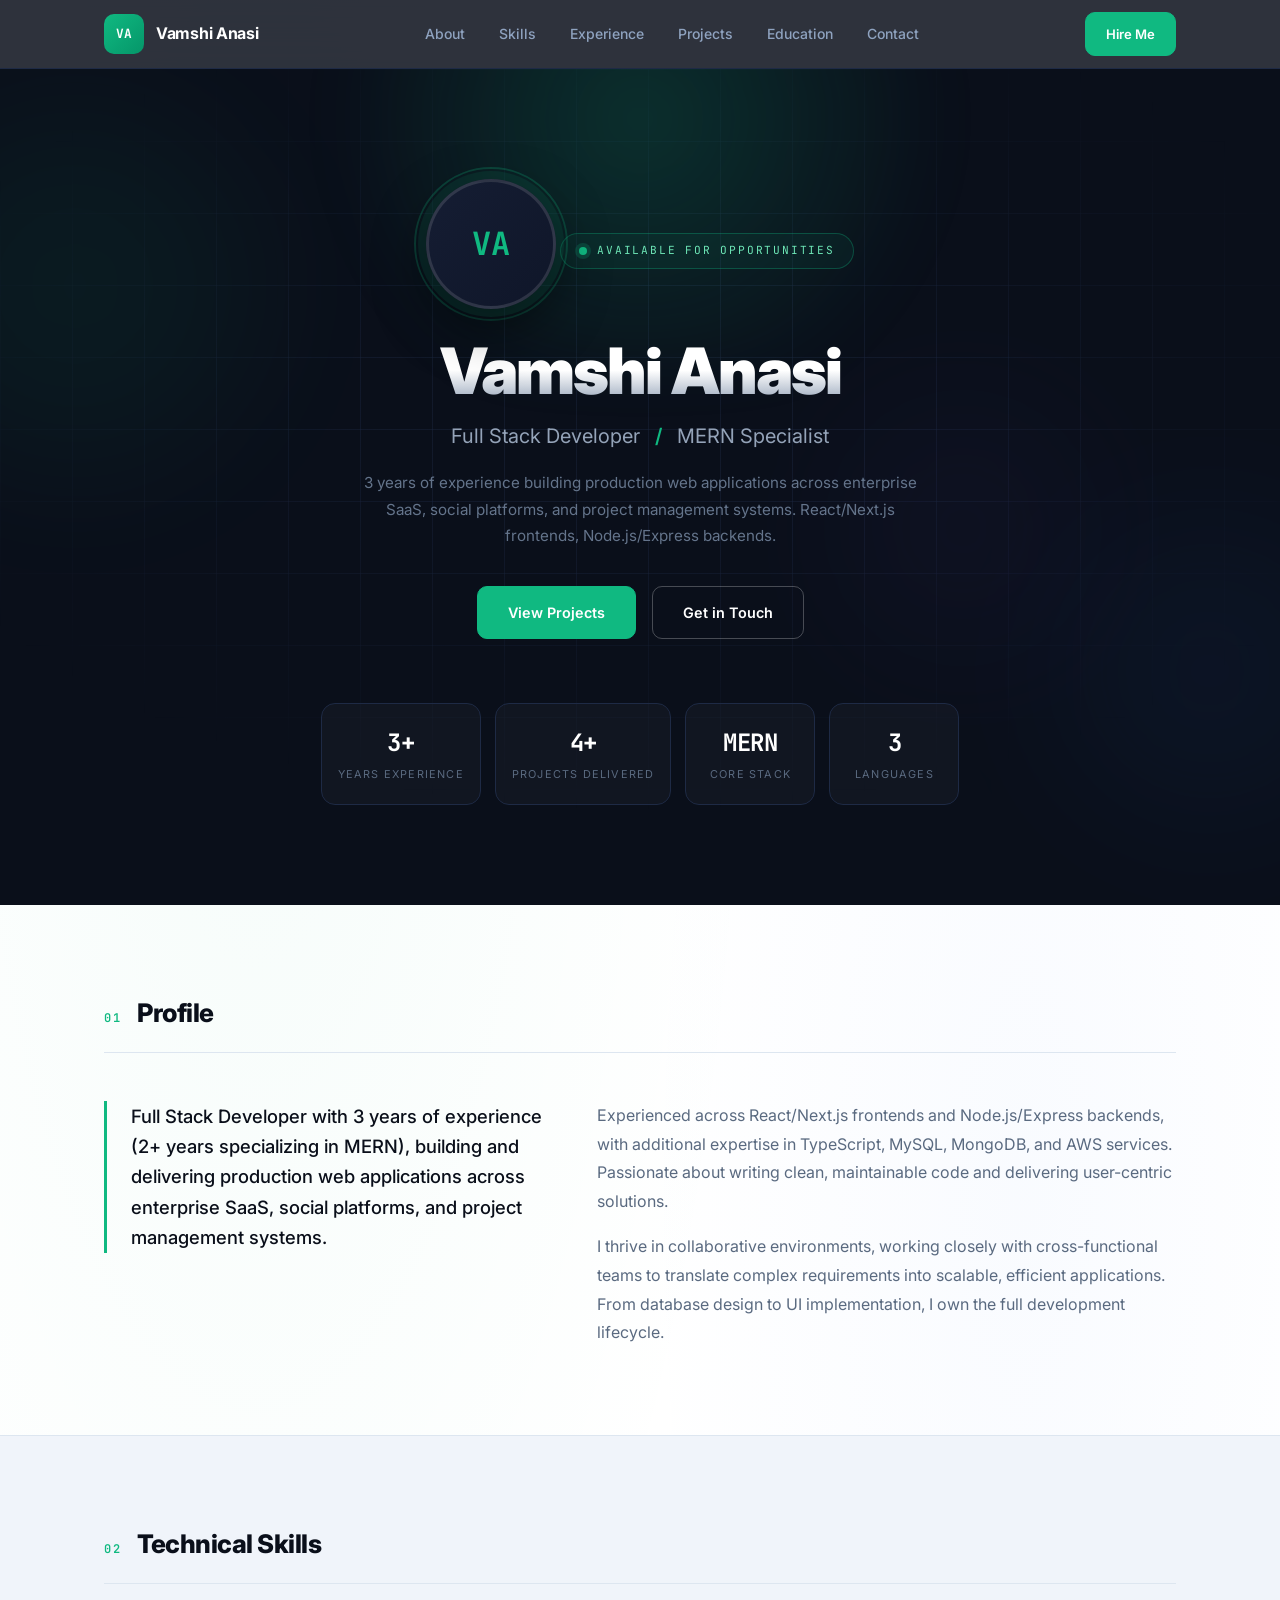
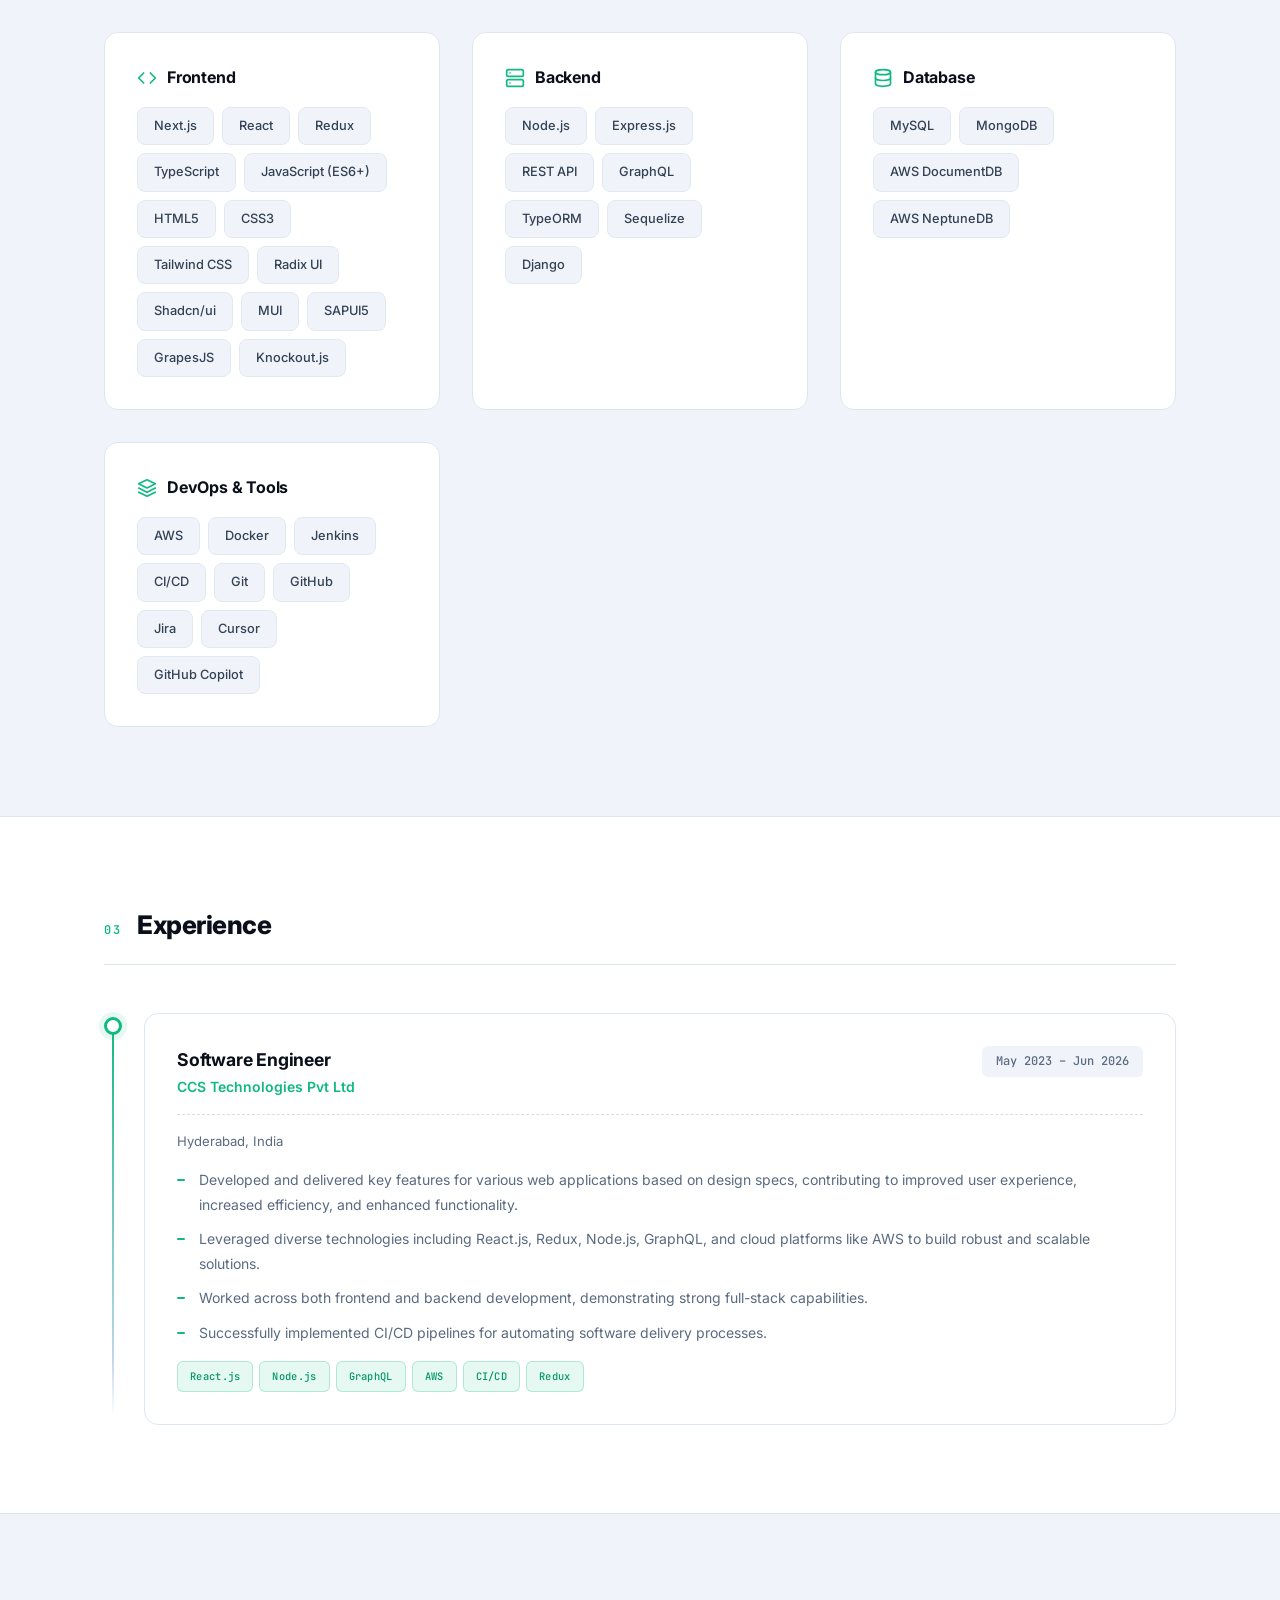
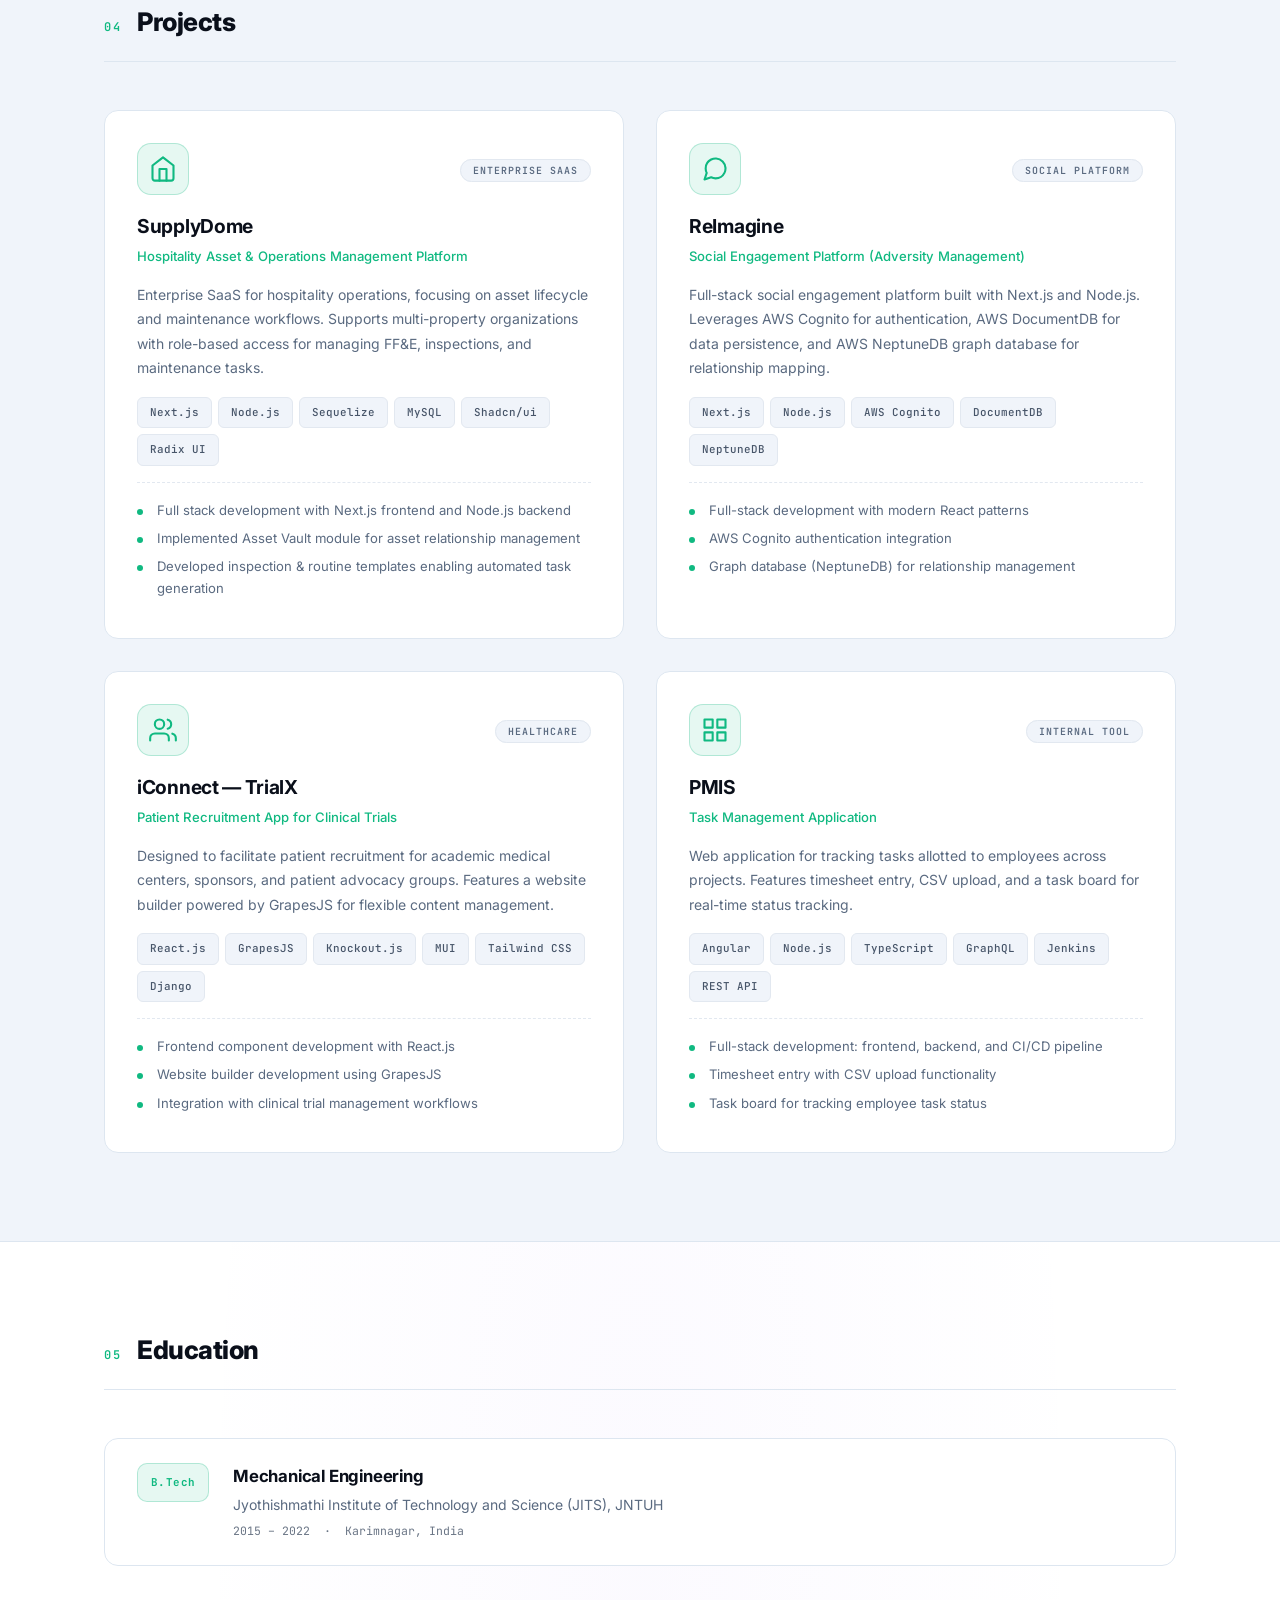
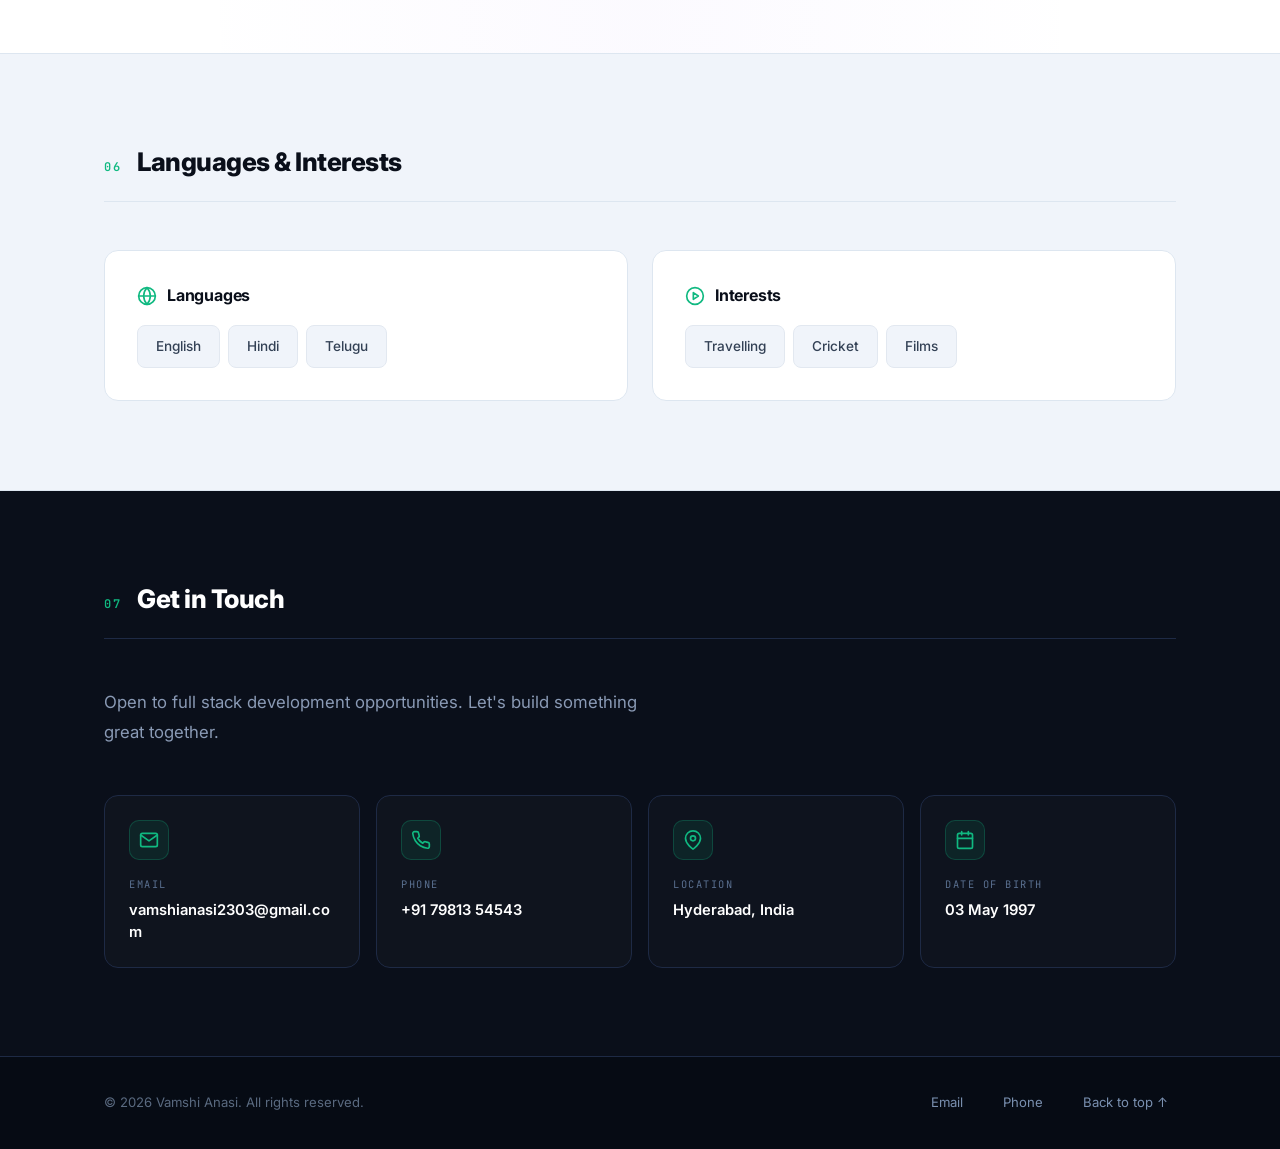
<file: index.html>
<!DOCTYPE html>
<html lang="en">
<head>
  <meta charset="UTF-8">
  <meta name="viewport" content="width=device-width, initial-scale=1.0">
  <title>Vamshi Anasi | Full Stack Developer</title>
  <meta name="description" content="Full Stack Developer with 3 years of experience specializing in MERN stack. Building production web applications across enterprise SaaS, social platforms, and project management systems.">
  <link rel="preconnect" href="https://fonts.googleapis.com">
  <link rel="preconnect" href="https://fonts.gstatic.com" crossorigin>
  <link href="https://fonts.googleapis.com/css2?family=Inter:wght@300;400;500;600;700;800;900&family=JetBrains+Mono:wght@400;500;600;700&display=swap" rel="stylesheet">
  <link rel="stylesheet" href="styles.css">
</head>
<body>

  <a class="skip" href="#main">Skip to content</a>

  <!-- ===== Top Navigation ===== -->
  <header class="topbar" id="topbar">
    <div class="wrap topbar-inner">
      <a href="#home" class="brand">
        <span class="brand-mark">VA</span>
        <span class="brand-text">Vamshi Anasi</span>
      </a>
      <nav class="nav" id="nav" aria-label="Primary">
        <a href="#about" class="nav-link">About</a>
        <a href="#skills" class="nav-link">Skills</a>
        <a href="#experience" class="nav-link">Experience</a>
        <a href="#projects" class="nav-link">Projects</a>
        <a href="#education" class="nav-link">Education</a>
        <a href="#contact" class="nav-link">Contact</a>
      </nav>
      <a href="#contact" class="btn btn-sm topbar-cta">Hire Me</a>
      <button class="nav-toggle" id="navToggle" aria-expanded="false" aria-controls="nav" aria-label="Toggle navigation">
        <span></span>
      </button>
    </div>
  </header>

  <!-- ===== Hero ===== -->
  <section id="home" class="hero">
    <div class="hero-bg" aria-hidden="true">
      <div class="hero-grid"></div>
      <div class="hero-glow"></div>
      <div class="hero-orb hero-orb-1"></div>
      <div class="hero-orb hero-orb-2"></div>
      <div class="hero-orb hero-orb-3"></div>
    </div>
    <div class="wrap hero-inner hero-content-3d">
      <div class="hero-badge">
        <div class="avatar-ring"></div>
        <div class="avatar-placeholder">
          <span>VA</span>
        </div>
      </div>
      <p class="eyebrow reveal"><span class="dot"></span>Available for opportunities</p>
      <h1 class="hero-name reveal">Vamshi Anasi</h1>
      <p class="hero-role reveal">Full Stack Developer <span class="sep">/</span> MERN Specialist</p>
      <p class="hero-sub reveal">3 years of experience building production web applications across enterprise SaaS, social platforms, and project management systems. React/Next.js frontends, Node.js/Express backends.</p>
      <div class="hero-actions reveal">
        <a href="#projects" class="btn">View Projects</a>
        <a href="#contact" class="btn btn-ghost">Get in Touch</a>
      </div>
      <div class="hero-stats reveal">
        <div class="stat"><span class="stat-num">3+</span><span class="stat-label">Years Experience</span></div>
        <div class="stat"><span class="stat-num">4+</span><span class="stat-label">Projects Delivered</span></div>
        <div class="stat"><span class="stat-num">MERN</span><span class="stat-label">Core Stack</span></div>
        <div class="stat"><span class="stat-num">3</span><span class="stat-label">Languages</span></div>
      </div>
    </div>
  </section>

  <main id="main">

    <!-- ===== About ===== -->
    <section id="about" class="section">
      <div class="wrap">
        <header class="section-head reveal">
          <p class="section-num">01</p>
          <h2 class="section-title">Profile</h2>
        </header>
        <div class="about-layout">
          <p class="lead reveal">Full Stack Developer with 3 years of experience (2+ years specializing in MERN), building and delivering production web applications across enterprise SaaS, social platforms, and project management systems.</p>
          <div class="about-body">
            <p class="reveal">Experienced across React/Next.js frontends and Node.js/Express backends, with additional expertise in TypeScript, MySQL, MongoDB, and AWS services. Passionate about writing clean, maintainable code and delivering user-centric solutions.</p>
            <p class="reveal">I thrive in collaborative environments, working closely with cross-functional teams to translate complex requirements into scalable, efficient applications. From database design to UI implementation, I own the full development lifecycle.</p>
          </div>
        </div>
      </div>
    </section>

    <!-- ===== Skills ===== -->
    <section id="skills" class="section section-tinted">
      <div class="wrap">
        <header class="section-head reveal">
          <p class="section-num">02</p>
          <h2 class="section-title">Technical Skills</h2>
        </header>
        <div class="skills-grid">
          <div class="skill-category tilt-card reveal">
            <h3 class="skill-cat-title">
              <svg width="20" height="20" viewBox="0 0 24 24" fill="none" stroke="currentColor" stroke-width="2" stroke-linecap="round" stroke-linejoin="round"><polyline points="16 18 22 12 16 6"/><polyline points="8 6 2 12 8 18"/></svg>
              Frontend
            </h3>
            <div class="skill-tags">
              <span class="skill-tag">Next.js</span>
              <span class="skill-tag">React</span>
              <span class="skill-tag">Redux</span>
              <span class="skill-tag">TypeScript</span>
              <span class="skill-tag">JavaScript (ES6+)</span>
              <span class="skill-tag">HTML5</span>
              <span class="skill-tag">CSS3</span>
              <span class="skill-tag">Tailwind CSS</span>
              <span class="skill-tag">Radix UI</span>
              <span class="skill-tag">Shadcn/ui</span>
              <span class="skill-tag">MUI</span>
              <span class="skill-tag">SAPUI5</span>
              <span class="skill-tag">GrapesJS</span>
              <span class="skill-tag">Knockout.js</span>
            </div>
          </div>
          <div class="skill-category tilt-card reveal">
            <h3 class="skill-cat-title">
              <svg width="20" height="20" viewBox="0 0 24 24" fill="none" stroke="currentColor" stroke-width="2" stroke-linecap="round" stroke-linejoin="round"><rect x="2" y="2" width="20" height="8" rx="2" ry="2"/><rect x="2" y="14" width="20" height="8" rx="2" ry="2"/><line x1="6" y1="6" x2="6.01" y2="6"/><line x1="6" y1="18" x2="6.01" y2="18"/></svg>
              Backend
            </h3>
            <div class="skill-tags">
              <span class="skill-tag">Node.js</span>
              <span class="skill-tag">Express.js</span>
              <span class="skill-tag">REST API</span>
              <span class="skill-tag">GraphQL</span>
              <span class="skill-tag">TypeORM</span>
              <span class="skill-tag">Sequelize</span>
              <span class="skill-tag">Django</span>
            </div>
          </div>
          <div class="skill-category tilt-card reveal">
            <h3 class="skill-cat-title">
              <svg width="20" height="20" viewBox="0 0 24 24" fill="none" stroke="currentColor" stroke-width="2" stroke-linecap="round" stroke-linejoin="round"><ellipse cx="12" cy="5" rx="9" ry="3"/><path d="M21 12c0 1.66-4 3-9 3s-9-1.34-9-3"/><path d="M3 5v14c0 1.66 4 3 9 3s9-1.34 9-3V5"/></svg>
              Database
            </h3>
            <div class="skill-tags">
              <span class="skill-tag">MySQL</span>
              <span class="skill-tag">MongoDB</span>
              <span class="skill-tag">AWS DocumentDB</span>
              <span class="skill-tag">AWS NeptuneDB</span>
            </div>
          </div>
          <div class="skill-category tilt-card reveal">
            <h3 class="skill-cat-title">
              <svg width="20" height="20" viewBox="0 0 24 24" fill="none" stroke="currentColor" stroke-width="2" stroke-linecap="round" stroke-linejoin="round"><path d="M12 2L2 7l10 5 10-5-10-5z"/><path d="M2 17l10 5 10-5"/><path d="M2 12l10 5 10-5"/></svg>
              DevOps & Tools
            </h3>
            <div class="skill-tags">
              <span class="skill-tag">AWS</span>
              <span class="skill-tag">Docker</span>
              <span class="skill-tag">Jenkins</span>
              <span class="skill-tag">CI/CD</span>
              <span class="skill-tag">Git</span>
              <span class="skill-tag">GitHub</span>
              <span class="skill-tag">Jira</span>
              <span class="skill-tag">Cursor</span>
              <span class="skill-tag">GitHub Copilot</span>
            </div>
          </div>
        </div>
      </div>
    </section>

    <!-- ===== Experience ===== -->
    <section id="experience" class="section">
      <div class="wrap">
        <header class="section-head reveal">
          <p class="section-num">03</p>
          <h2 class="section-title">Experience</h2>
        </header>

        <div class="timeline">

          <article class="tl-item reveal">
            <div class="tl-marker"><span class="tl-dot"></span></div>
            <div class="tl-body">
              <div class="tl-head">
                <div>
                  <h3 class="tl-title">Software Engineer</h3>
                  <p class="tl-org">CCS Technologies Pvt Ltd</p>
                </div>
                <p class="tl-date">May 2023 &ndash; Jun 2026</p>
              </div>
              <p class="tl-location">Hyderabad, India</p>
              <ul class="bullets">
                <li>Developed and delivered key features for various web applications based on design specs, contributing to improved user experience, increased efficiency, and enhanced functionality.</li>
                <li>Leveraged diverse technologies including React.js, Redux, Node.js, GraphQL, and cloud platforms like AWS to build robust and scalable solutions.</li>
                <li>Worked across both frontend and backend development, demonstrating strong full-stack capabilities.</li>
                <li>Successfully implemented CI/CD pipelines for automating software delivery processes.</li>
              </ul>
              <ul class="tags">
                <li>React.js</li><li>Node.js</li><li>GraphQL</li><li>AWS</li><li>CI/CD</li><li>Redux</li>
              </ul>
            </div>
          </article>

        </div>
      </div>
    </section>

    <!-- ===== Projects ===== -->
    <section id="projects" class="section section-tinted">
      <div class="wrap">
        <header class="section-head reveal">
          <p class="section-num">04</p>
          <h2 class="section-title">Projects</h2>
        </header>

        <div class="projects-grid">

          <!-- SupplyDome -->
          <article class="project-card tilt-card reveal">
            <div class="project-header">
              <div class="project-icon" aria-hidden="true">
                <svg width="28" height="28" viewBox="0 0 24 24" fill="none" stroke="currentColor" stroke-width="1.8" stroke-linecap="round" stroke-linejoin="round"><path d="M3 9l9-7 9 7v11a2 2 0 0 1-2 2H5a2 2 0 0 1-2-2z"/><polyline points="9 22 9 12 15 12 15 22"/></svg>
              </div>
              <div class="project-badges">
                <span class="project-type">Enterprise SaaS</span>
              </div>
            </div>
            <h3 class="project-title">SupplyDome</h3>
            <p class="project-subtitle">Hospitality Asset &amp; Operations Management Platform</p>
            <p class="project-desc">Enterprise SaaS for hospitality operations, focusing on asset lifecycle and maintenance workflows. Supports multi-property organizations with role-based access for managing FF&E, inspections, and maintenance tasks.</p>
            <div class="project-tech">
              <span class="tech-tag">Next.js</span>
              <span class="tech-tag">Node.js</span>
              <span class="tech-tag">Sequelize</span>
              <span class="tech-tag">MySQL</span>
              <span class="tech-tag">Shadcn/ui</span>
              <span class="tech-tag">Radix UI</span>
            </div>
            <ul class="project-highlights">
              <li>Full stack development with Next.js frontend and Node.js backend</li>
              <li>Implemented Asset Vault module for asset relationship management</li>
              <li>Developed inspection &amp; routine templates enabling automated task generation</li>
            </ul>
          </article>

          <!-- ReImagine -->
          <article class="project-card tilt-card reveal">
            <div class="project-header">
              <div class="project-icon" aria-hidden="true">
                <svg width="28" height="28" viewBox="0 0 24 24" fill="none" stroke="currentColor" stroke-width="1.8" stroke-linecap="round" stroke-linejoin="round"><path d="M21 11.5a8.38 8.38 0 0 1-.9 3.8 8.5 8.5 0 0 1-7.6 4.7 8.38 8.38 0 0 1-3.8-.9L3 21l1.9-5.7a8.38 8.38 0 0 1-.9-3.8 8.5 8.5 0 0 1 4.7-7.6 8.38 8.38 0 0 1 3.8-.9h.5a8.48 8.48 0 0 1 8 8v.5z"/></svg>
              </div>
              <div class="project-badges">
                <span class="project-type">Social Platform</span>
              </div>
            </div>
            <h3 class="project-title">ReImagine</h3>
            <p class="project-subtitle">Social Engagement Platform (Adversity Management)</p>
            <p class="project-desc">Full-stack social engagement platform built with Next.js and Node.js. Leverages AWS Cognito for authentication, AWS DocumentDB for data persistence, and AWS NeptuneDB graph database for relationship mapping.</p>
            <div class="project-tech">
              <span class="tech-tag">Next.js</span>
              <span class="tech-tag">Node.js</span>
              <span class="tech-tag">AWS Cognito</span>
              <span class="tech-tag">DocumentDB</span>
              <span class="tech-tag">NeptuneDB</span>
            </div>
            <ul class="project-highlights">
              <li>Full-stack development with modern React patterns</li>
              <li>AWS Cognito authentication integration</li>
              <li>Graph database (NeptuneDB) for relationship management</li>
            </ul>
          </article>

          <!-- iConnect -->
          <article class="project-card tilt-card reveal">
            <div class="project-header">
              <div class="project-icon" aria-hidden="true">
                <svg width="28" height="28" viewBox="0 0 24 24" fill="none" stroke="currentColor" stroke-width="1.8" stroke-linecap="round" stroke-linejoin="round"><path d="M17 21v-2a4 4 0 0 0-4-4H5a4 4 0 0 0-4 4v2"/><circle cx="9" cy="7" r="4"/><path d="M23 21v-2a4 4 0 0 0-3-3.87"/><path d="M16 3.13a4 4 0 0 1 0 7.75"/></svg>
              </div>
              <div class="project-badges">
                <span class="project-type">Healthcare</span>
              </div>
            </div>
            <h3 class="project-title">iConnect — TrialX</h3>
            <p class="project-subtitle">Patient Recruitment App for Clinical Trials</p>
            <p class="project-desc">Designed to facilitate patient recruitment for academic medical centers, sponsors, and patient advocacy groups. Features a website builder powered by GrapesJS for flexible content management.</p>
            <div class="project-tech">
              <span class="tech-tag">React.js</span>
              <span class="tech-tag">GrapesJS</span>
              <span class="tech-tag">Knockout.js</span>
              <span class="tech-tag">MUI</span>
              <span class="tech-tag">Tailwind CSS</span>
              <span class="tech-tag">Django</span>
            </div>
            <ul class="project-highlights">
              <li>Frontend component development with React.js</li>
              <li>Website builder development using GrapesJS</li>
              <li>Integration with clinical trial management workflows</li>
            </ul>
          </article>

          <!-- PMIS -->
          <article class="project-card tilt-card reveal">
            <div class="project-header">
              <div class="project-icon" aria-hidden="true">
                <svg width="28" height="28" viewBox="0 0 24 24" fill="none" stroke="currentColor" stroke-width="1.8" stroke-linecap="round" stroke-linejoin="round"><rect x="3" y="3" width="7" height="7"/><rect x="14" y="3" width="7" height="7"/><rect x="14" y="14" width="7" height="7"/><rect x="3" y="14" width="7" height="7"/></svg>
              </div>
              <div class="project-badges">
                <span class="project-type">Internal Tool</span>
              </div>
            </div>
            <h3 class="project-title">PMIS</h3>
            <p class="project-subtitle">Task Management Application</p>
            <p class="project-desc">Web application for tracking tasks allotted to employees across projects. Features timesheet entry, CSV upload, and a task board for real-time status tracking.</p>
            <div class="project-tech">
              <span class="tech-tag">Angular</span>
              <span class="tech-tag">Node.js</span>
              <span class="tech-tag">TypeScript</span>
              <span class="tech-tag">GraphQL</span>
              <span class="tech-tag">Jenkins</span>
              <span class="tech-tag">REST API</span>
            </div>
            <ul class="project-highlights">
              <li>Full-stack development: frontend, backend, and CI/CD pipeline</li>
              <li>Timesheet entry with CSV upload functionality</li>
              <li>Task board for tracking employee task status</li>
            </ul>
          </article>

        </div>
      </div>
    </section>

    <!-- ===== Education ===== -->
    <section id="education" class="section">
      <div class="wrap">
        <header class="section-head reveal">
          <p class="section-num">05</p>
          <h2 class="section-title">Education</h2>
        </header>
        <div class="edu-list">
          <article class="edu tilt-card reveal">
            <div class="edu-badge">B.Tech</div>
            <div class="edu-body">
              <h3>Mechanical Engineering</h3>
              <p class="edu-org">Jyothishmathi Institute of Technology and Science (JITS), JNTUH</p>
              <p class="edu-meta">2015 &ndash; 2022 &nbsp;&middot;&nbsp; Karimnagar, India</p>
            </div>
          </article>
        </div>
      </div>
    </section>

    <!-- ===== Languages & Interests ===== -->
    <section id="interests" class="section section-tinted">
      <div class="wrap">
        <header class="section-head reveal">
          <p class="section-num">06</p>
          <h2 class="section-title">Languages &amp; Interests</h2>
        </header>
        <div class="info-grid">
          <div class="info-card tilt-card reveal">
            <h3 class="info-card-title">
              <svg width="20" height="20" viewBox="0 0 24 24" fill="none" stroke="currentColor" stroke-width="2" stroke-linecap="round" stroke-linejoin="round"><circle cx="12" cy="12" r="10"/><line x1="2" y1="12" x2="22" y2="12"/><path d="M12 2a15.3 15.3 0 0 1 4 10 15.3 15.3 0 0 1-4 10 15.3 15.3 0 0 1-4-10 15.3 15.3 0 0 1 4-10z"/></svg>
              Languages
            </h3>
            <div class="info-tags">
              <span class="info-tag">English</span>
              <span class="info-tag">Hindi</span>
              <span class="info-tag">Telugu</span>
            </div>
          </div>
          <div class="info-card tilt-card reveal">
            <h3 class="info-card-title">
              <svg width="20" height="20" viewBox="0 0 24 24" fill="none" stroke="currentColor" stroke-width="2" stroke-linecap="round" stroke-linejoin="round"><circle cx="12" cy="12" r="10"/><polygon points="10 8 16 12 10 16 10 8"/></svg>
              Interests
            </h3>
            <div class="info-tags">
              <span class="info-tag">Travelling</span>
              <span class="info-tag">Cricket</span>
              <span class="info-tag">Films</span>
            </div>
          </div>
        </div>
      </div>
    </section>

    <!-- ===== Contact ===== -->
    <section id="contact" class="section section-dark">
      <div class="wrap contact-wrap">
        <header class="section-head section-head-dark reveal">
          <p class="section-num">07</p>
          <h2 class="section-title">Get in Touch</h2>
        </header>
        <p class="contact-lead reveal">Open to full stack development opportunities. Let's build something great together.</p>
        <div class="contact-grid">
          <a class="contact-card reveal" href="mailto:vamshianasi2303@gmail.com">
            <span class="contact-icon">
              <svg width="20" height="20" viewBox="0 0 24 24" fill="none" stroke="currentColor" stroke-width="2" stroke-linecap="round" stroke-linejoin="round"><path d="M4 4h16c1.1 0 2 .9 2 2v12c0 1.1-.9 2-2 2H4c-1.1 0-2-.9-2-2V6c0-1.1.9-2 2-2z"/><polyline points="22,6 12,13 2,6"/></svg>
            </span>
            <span class="contact-label">Email</span>
            <span class="contact-value">vamshianasi2303@gmail.com</span>
          </a>
          <a class="contact-card reveal" href="tel:+917981354543">
            <span class="contact-icon">
              <svg width="20" height="20" viewBox="0 0 24 24" fill="none" stroke="currentColor" stroke-width="2" stroke-linecap="round" stroke-linejoin="round"><path d="M22 16.92v3a2 2 0 0 1-2.18 2 19.79 19.79 0 0 1-8.63-3.07 19.5 19.5 0 0 1-6-6 19.79 19.79 0 0 1-3.07-8.67A2 2 0 0 1 4.11 2h3a2 2 0 0 1 2 1.72 12.84 12.84 0 0 0 .7 2.81 2 2 0 0 1-.45 2.11L8.09 9.91a16 16 0 0 0 6 6l1.27-1.27a2 2 0 0 1 2.11-.45 12.84 12.84 0 0 0 2.81.7A2 2 0 0 1 22 16.92z"/></svg>
            </span>
            <span class="contact-label">Phone</span>
            <span class="contact-value">+91 79813 54543</span>
          </a>
          <div class="contact-card tilt-card reveal">
            <span class="contact-icon">
              <svg width="20" height="20" viewBox="0 0 24 24" fill="none" stroke="currentColor" stroke-width="2" stroke-linecap="round" stroke-linejoin="round"><path d="M21 10c0 7-9 13-9 13s-9-6-9-13a9 9 0 0 1 18 0z"/><circle cx="12" cy="10" r="3"/></svg>
            </span>
            <span class="contact-label">Location</span>
            <span class="contact-value">Hyderabad, India</span>
          </div>
          <div class="contact-card tilt-card reveal">
            <span class="contact-icon">
              <svg width="20" height="20" viewBox="0 0 24 24" fill="none" stroke="currentColor" stroke-width="2" stroke-linecap="round" stroke-linejoin="round"><rect x="3" y="4" width="18" height="18" rx="2" ry="2"/><line x1="16" y1="2" x2="16" y2="6"/><line x1="8" y1="2" x2="8" y2="6"/><line x1="3" y1="10" x2="21" y2="10"/></svg>
            </span>
            <span class="contact-label">Date of Birth</span>
            <span class="contact-value">03 May 1997</span>
          </div>
        </div>
      </div>
    </section>

  </main>

  <!-- ===== Footer ===== -->
  <footer class="footer">
    <div class="wrap footer-inner">
      <p>&copy; 2026 Vamshi Anasi. All rights reserved.</p>
      <div class="footer-links">
        <a href="mailto:vamshianasi2303@gmail.com" class="footer-link">Email</a>
        <a href="tel:+917981354543" class="footer-link">Phone</a>
        <a href="#home" class="footer-link to-top">Back to top &uarr;</a>
      </div>
    </div>
  </footer>

  <script src="script.js"></script>
</body>
</html>
</file>
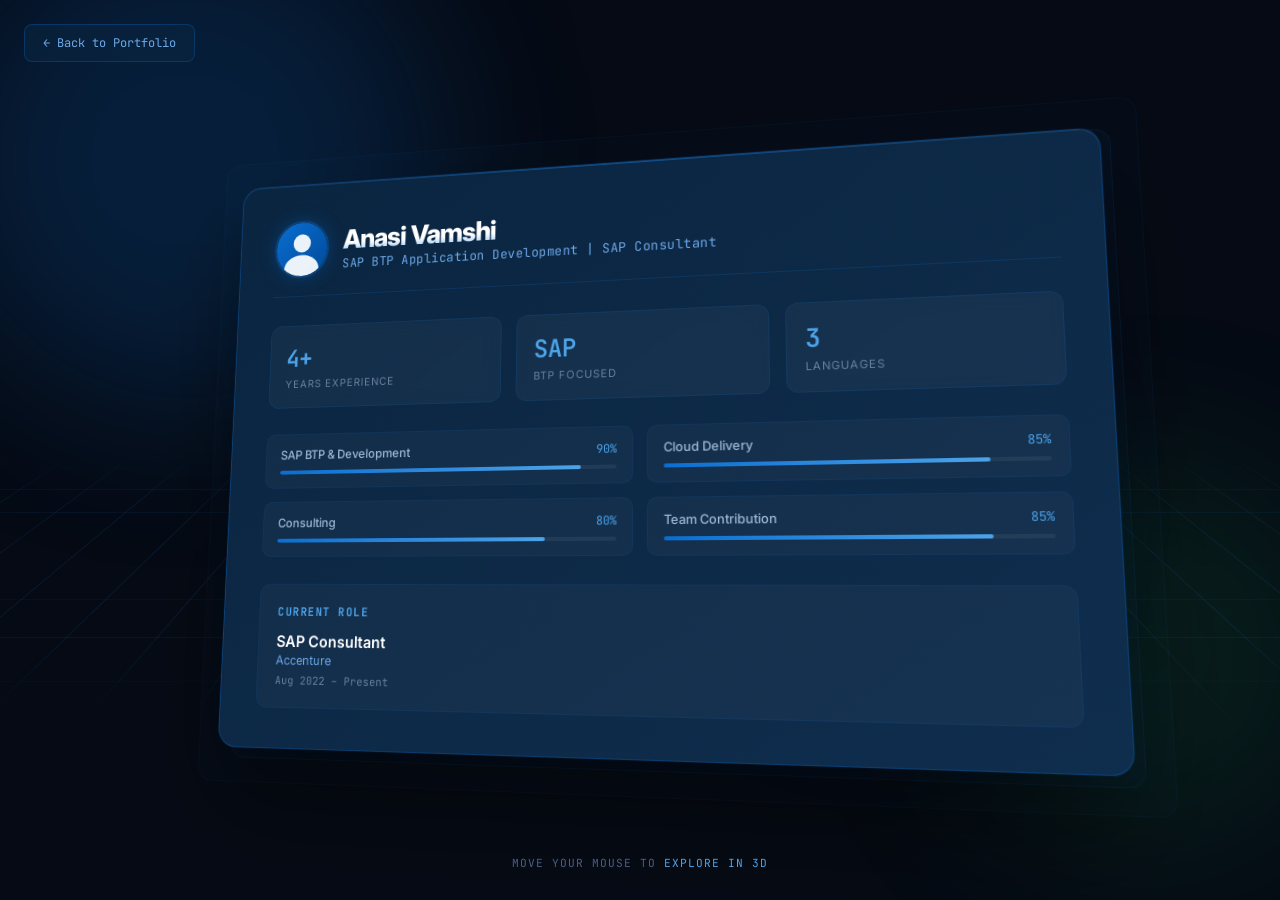
<file: 3d-preview.html>
<!DOCTYPE html>
<html lang="en">
<head>
  <meta charset="UTF-8">
  <meta name="viewport" content="width=device-width, initial-scale=1.0">
  <title>Anasi Vamshi — 3D Portfolio View</title>
  <link rel="preconnect" href="https://fonts.googleapis.com">
  <link rel="preconnect" href="https://fonts.gstatic.com" crossorigin>
  <link href="https://fonts.googleapis.com/css2?family=Inter:wght@300;400;500;600;700;800&family=JetBrains+Mono:wght@400;500;600&display=swap" rel="stylesheet">
  <style>
    * { margin: 0; padding: 0; box-sizing: border-box; }

    body {
      font-family: 'Inter', -apple-system, 'Segoe UI', Arial, sans-serif;
      background: #050a14;
      color: #fff;
      overflow: hidden;
      height: 100vh;
      perspective: 1200px;
      perspective-origin: 50% 45%;
    }

    /* ---------- 3D Scene ---------- */
    .scene {
      position: fixed;
      inset: 0;
      transform-style: preserve-3d;
      transition: transform 0.15s ease-out;
    }

    /* ---------- Grid floor ---------- */
    .grid-floor {
      position: fixed;
      bottom: -10%;
      left: -50%;
      width: 200%;
      height: 60%;
      background-image:
        linear-gradient(rgba(10, 110, 209, 0.15) 1px, transparent 1px),
        linear-gradient(90deg, rgba(10, 110, 209, 0.15) 1px, transparent 1px);
      background-size: 60px 60px;
      transform: rotateX(75deg);
      transform-origin: center top;
      mask-image: linear-gradient(to bottom, transparent 0%, #000 30%, #000 70%, transparent 100%);
      -webkit-mask-image: linear-gradient(to bottom, transparent 0%, #000 30%, #000 70%, transparent 100%);
      animation: grid-scroll 20s linear infinite;
    }
    @keyframes grid-scroll {
      0% { background-position: 0 0; }
      100% { background-position: 0 60px; }
    }

    /* ---------- Floating orbs ---------- */
    .orb {
      position: fixed;
      border-radius: 50%;
      filter: blur(80px);
      pointer-events: none;
      animation: orb-float 12s ease-in-out infinite;
    }
    .orb-1 {
      width: 500px; height: 500px;
      background: rgba(10, 110, 209, 0.2);
      top: -10%; left: -5%;
      animation-delay: 0s;
    }
    .orb-2 {
      width: 400px; height: 400px;
      background: rgba(34, 197, 94, 0.1);
      bottom: 5%; right: -5%;
      animation-delay: -4s;
    }
    .orb-3 {
      width: 300px; height: 300px;
      background: rgba(10, 110, 209, 0.12);
      top: 40%; right: 20%;
      animation-delay: -8s;
    }
    @keyframes orb-float {
      0%, 100% { transform: translateZ(0) scale(1); }
      50% { transform: translateZ(40px) scale(1.08); }
    }

    /* ---------- 3D Portfolio Card ---------- */
    .portfolio-3d {
      position: fixed;
      top: 50%;
      left: 50%;
      width: min(900px, 85vw);
      transform: translate(-50%, -50%) rotateX(8deg) rotateY(-12deg);
      transform-style: preserve-3d;
      transition: transform 0.3s ease-out;
    }

    /* ---------- Screen frame ---------- */
    .screen-frame {
      background: linear-gradient(145deg, #0a2540, #0f2d4d);
      border: 1px solid rgba(10, 110, 209, 0.3);
      border-radius: 20px;
      padding: 40px;
      box-shadow:
        0 50px 100px rgba(0, 0, 0, 0.5),
        0 0 0 1px rgba(10, 110, 209, 0.1),
        inset 0 1px 0 rgba(255, 255, 255, 0.05);
      position: relative;
      overflow: hidden;
    }
    .screen-frame::before {
      content: '';
      position: absolute;
      top: 0; left: 0; right: 0;
      height: 1px;
      background: linear-gradient(90deg, transparent, rgba(10, 110, 209, 0.5), transparent);
    }

    /* ---------- Depth layers ---------- */
    .layer {
      position: absolute;
      border-radius: 16px;
      pointer-events: none;
    }
    .layer-1 {
      top: -20px; left: -20px; right: -20px; bottom: -20px;
      background: rgba(10, 110, 209, 0.03);
      border: 1px solid rgba(10, 110, 209, 0.1);
      transform: translateZ(-30px);
    }
    .layer-2 {
      top: -40px; left: -40px; right: -40px; bottom: -40px;
      background: rgba(10, 110, 209, 0.015);
      border: 1px solid rgba(10, 110, 209, 0.05);
      transform: translateZ(-60px);
    }

    /* ---------- Content inside 3D card ---------- */
    .content-3d {
      position: relative;
      z-index: 1;
    }

    .header-3d {
      display: flex;
      align-items: center;
      gap: 16px;
      margin-bottom: 32px;
      padding-bottom: 20px;
      border-bottom: 1px solid rgba(10, 110, 209, 0.2);
    }
    .avatar-3d {
      width: 64px;
      height: 64px;
      border-radius: 50%;
      border: 2px solid rgba(10, 110, 209, 0.4);
      box-shadow: 0 0 20px rgba(10, 110, 209, 0.3);
      object-fit: cover;
    }
    .header-text h1 {
      font-size: 1.8rem;
      font-weight: 800;
      letter-spacing: -1px;
      background: linear-gradient(180deg, #fff 60%, #7db8f0);
      -webkit-background-clip: text;
      -webkit-text-fill-color: transparent;
      background-clip: text;
    }
    .header-text p {
      color: #6da8e8;
      font-size: 0.85rem;
      font-family: 'JetBrains Mono', monospace;
      letter-spacing: 0.5px;
    }

    /* ---------- Floating info cards ---------- */
    .float-cards {
      display: grid;
      grid-template-columns: repeat(3, 1fr);
      gap: 16px;
      margin-bottom: 28px;
    }
    .float-card {
      background: rgba(255, 255, 255, 0.04);
      border: 1px solid rgba(10, 110, 209, 0.15);
      border-radius: 12px;
      padding: 18px;
      backdrop-filter: blur(8px);
      transition: transform 0.3s ease, box-shadow 0.3s ease;
    }
    .float-card:hover {
      transform: translateZ(20px);
      box-shadow: 0 10px 30px rgba(10, 110, 209, 0.2);
    }
    .float-card .num {
      font-family: 'JetBrains Mono', monospace;
      font-size: 1.6rem;
      font-weight: 600;
      color: #4da3e8;
    }
    .float-card .label {
      font-size: 0.7rem;
      text-transform: uppercase;
      letter-spacing: 1px;
      color: #6a80a0;
      margin-top: 4px;
    }

    /* ---------- Skill bars in 3D ---------- */
    .skills-3d {
      display: grid;
      grid-template-columns: 1fr 1fr;
      gap: 14px;
      margin-bottom: 28px;
    }
    .skill-3d {
      background: rgba(255, 255, 255, 0.03);
      border: 1px solid rgba(10, 110, 209, 0.1);
      border-radius: 10px;
      padding: 14px 16px;
    }
    .skill-3d .skill-header {
      display: flex;
      justify-content: space-between;
      margin-bottom: 8px;
    }
    .skill-3d .skill-name {
      font-size: 0.8rem;
      font-weight: 500;
      color: #a0b8d8;
    }
    .skill-3d .skill-pct {
      font-family: 'JetBrains Mono', monospace;
      font-size: 0.75rem;
      color: #4da3e8;
    }
    .skill-3d .skill-track {
      height: 4px;
      background: rgba(255, 255, 255, 0.06);
      border-radius: 2px;
      overflow: hidden;
    }
    .skill-3d .skill-fill {
      height: 100%;
      background: linear-gradient(90deg, #0a6ed1, #4da3e8);
      border-radius: 2px;
      width: 0;
      transition: width 1.5s cubic-bezier(0.4, 0, 0.2, 1);
    }

    /* ---------- Experience preview ---------- */
    .exp-3d {
      background: rgba(255, 255, 255, 0.03);
      border: 1px solid rgba(10, 110, 209, 0.1);
      border-radius: 12px;
      padding: 20px;
    }
    .exp-3d h3 {
      font-size: 0.75rem;
      text-transform: uppercase;
      letter-spacing: 1.5px;
      color: #4da3e8;
      margin-bottom: 12px;
      font-family: 'JetBrains Mono', monospace;
    }
    .exp-3d .exp-title {
      font-size: 1rem;
      font-weight: 600;
      color: #fff;
    }
    .exp-3d .exp-org {
      font-size: 0.8rem;
      color: #6da8e8;
      margin-top: 2px;
    }
    .exp-3d .exp-date {
      font-family: 'JetBrains Mono', monospace;
      font-size: 0.7rem;
      color: #6a80a0;
      margin-top: 6px;
    }

    /* ---------- Floating particles ---------- */
    .particle {
      position: fixed;
      width: 4px;
      height: 4px;
      background: rgba(10, 110, 209, 0.6);
      border-radius: 50%;
      pointer-events: none;
      animation: particle-float 8s ease-in-out infinite;
    }
    .particle:nth-child(1) { top: 20%; left: 15%; animation-delay: 0s; }
    .particle:nth-child(2) { top: 60%; left: 80%; animation-delay: -2s; }
    .particle:nth-child(3) { top: 30%; left: 70%; animation-delay: -4s; }
    .particle:nth-child(4) { top: 70%; left: 25%; animation-delay: -6s; }
    .particle:nth-child(5) { top: 15%; left: 50%; animation-delay: -1s; }
    .particle:nth-child(6) { top: 80%; left: 60%; animation-delay: -3s; }
    @keyframes particle-float {
      0%, 100% { transform: translateZ(0) scale(1); opacity: 0.4; }
      50% { transform: translateZ(60px) scale(1.5); opacity: 1; }
    }

    /* ---------- Controls hint ---------- */
    .hint {
      position: fixed;
      bottom: 30px;
      left: 50%;
      transform: translateX(-50%);
      font-family: 'JetBrains Mono', monospace;
      font-size: 0.7rem;
      color: #4a6080;
      letter-spacing: 1px;
      text-transform: uppercase;
      animation: hint-pulse 3s ease-in-out infinite;
    }
    @keyframes hint-pulse {
      0%, 100% { opacity: 0.5; }
      50% { opacity: 1; }
    }
    .hint span {
      color: #4da3e8;
    }

    /* ---------- Back button ---------- */
    .back-btn {
      position: fixed;
      top: 24px;
      left: 24px;
      font-family: 'JetBrains Mono', monospace;
      font-size: 0.75rem;
      color: #6da8e8;
      text-decoration: none;
      border: 1px solid rgba(10, 110, 209, 0.3);
      padding: 10px 18px;
      border-radius: 8px;
      background: rgba(10, 37, 64, 0.6);
      backdrop-filter: blur(8px);
      transition: all 0.2s ease;
      z-index: 100;
    }
    .back-btn:hover {
      background: rgba(10, 110, 209, 0.15);
      border-color: rgba(10, 110, 209, 0.5);
      color: #fff;
    }

    /* ---------- Responsive ---------- */
    @media (max-width: 700px) {
      .portfolio-3d {
        transform: translate(-50%, -50%) rotateX(4deg) rotateY(-6deg);
        width: 92vw;
      }
      .screen-frame { padding: 24px; }
      .float-cards { grid-template-columns: 1fr; }
      .skills-3d { grid-template-columns: 1fr; }
      .header-text h1 { font-size: 1.3rem; }
    }
  </style>
</head>
<body>

  <a href="index.html" class="back-btn">&larr; Back to Portfolio</a>

  <!-- Background elements -->
  <div class="orb orb-1"></div>
  <div class="orb orb-2"></div>
  <div class="orb orb-3"></div>
  <div class="grid-floor"></div>

  <!-- Floating particles -->
  <div class="particle"></div>
  <div class="particle"></div>
  <div class="particle"></div>
  <div class="particle"></div>
  <div class="particle"></div>
  <div class="particle"></div>

  <!-- 3D Scene -->
  <div class="scene" id="scene">
    <div class="portfolio-3d" id="portfolio3d">
      <div class="layer layer-2"></div>
      <div class="layer layer-1"></div>

      <div class="screen-frame">
        <div class="content-3d">

          <div class="header-3d">
            <img class="avatar-3d" src="photo.svg" alt="Anasi Vamshi">
            <div class="header-text">
              <h1>Anasi Vamshi</h1>
              <p>SAP BTP Application Development | SAP Consultant</p>
            </div>
          </div>

          <div class="float-cards">
            <div class="float-card">
              <div class="num">4+</div>
              <div class="label">Years Experience</div>
            </div>
            <div class="float-card">
              <div class="num">SAP</div>
              <div class="label">BTP Focused</div>
            </div>
            <div class="float-card">
              <div class="num">3</div>
              <div class="label">Languages</div>
            </div>
          </div>

          <div class="skills-3d">
            <div class="skill-3d">
              <div class="skill-header">
                <span class="skill-name">SAP BTP &amp; Development</span>
                <span class="skill-pct">90%</span>
              </div>
              <div class="skill-track"><div class="skill-fill" data-level="90"></div></div>
            </div>
            <div class="skill-3d">
              <div class="skill-header">
                <span class="skill-name">Cloud Delivery</span>
                <span class="skill-pct">85%</span>
              </div>
              <div class="skill-track"><div class="skill-fill" data-level="85"></div></div>
            </div>
            <div class="skill-3d">
              <div class="skill-header">
                <span class="skill-name">Consulting</span>
                <span class="skill-pct">80%</span>
              </div>
              <div class="skill-track"><div class="skill-fill" data-level="80"></div></div>
            </div>
            <div class="skill-3d">
              <div class="skill-header">
                <span class="skill-name">Team Contribution</span>
                <span class="skill-pct">85%</span>
              </div>
              <div class="skill-track"><div class="skill-fill" data-level="85"></div></div>
            </div>
          </div>

          <div class="exp-3d">
            <h3>Current Role</h3>
            <div class="exp-title">SAP Consultant</div>
            <div class="exp-org">Accenture</div>
            <div class="exp-date">Aug 2022 &ndash; Present</div>
          </div>

        </div>
      </div>
    </div>
  </div>

  <div class="hint">Move your mouse to <span>explore in 3D</span></div>

  <script>
    // Mouse-tracking 3D parallax
    const scene = document.getElementById('scene');
    const portfolio = document.getElementById('portfolio3d');
    const layers = document.querySelectorAll('.layer');
    const floatCards = document.querySelectorAll('.float-card');
    const particles = document.querySelectorAll('.particle');

    let mouseX = 0, mouseY = 0;
    let currentX = 0, currentY = 0;

    document.addEventListener('mousemove', (e) => {
      mouseX = (e.clientX / window.innerWidth - 0.5) * 2;
      mouseY = (e.clientY / window.innerHeight - 0.5) * 2;
    });

    function animate() {
      // Smooth interpolation
      currentX += (mouseX - currentX) * 0.05;
      currentY += (mouseY - currentY) * 0.05;

      // Rotate scene based on mouse
      const rotateY = currentX * 15;
      const rotateX = -currentY * 10;

      portfolio.style.transform = `translate(-50%, -50%) rotateX(${8 + rotateX}deg) rotateY(${-12 + rotateY}deg)`;

      // Parallax depth layers
      layers[0].style.transform = `translateZ(-30px) translateX(${currentX * 10}px) translateY(${currentY * 10}px)`;
      layers[1].style.transform = `translateZ(-60px) translateX(${currentX * 20}px) translateY(${currentY * 20}px)`;

      // Float cards parallax
      floatCards.forEach((card, i) => {
        const depth = (i + 1) * 5;
        card.style.transform = `translateZ(${depth}px) translateX(${currentX * depth * 0.5}px) translateY(${currentY * depth * 0.5}px)`;
      });

      // Particles parallax
      particles.forEach((p, i) => {
        const depth = (i + 1) * 15;
        p.style.transform = `translateZ(${depth}px) translateX(${currentX * depth}px) translateY(${currentY * depth}px)`;
      });

      requestAnimationFrame(animate);
    }

    animate();

    // Animate skill bars on load
    setTimeout(() => {
      document.querySelectorAll('.skill-fill').forEach(bar => {
        bar.style.width = bar.dataset.level + '%';
      });
    }, 500);
  </script>
</body>
</html>
</file>
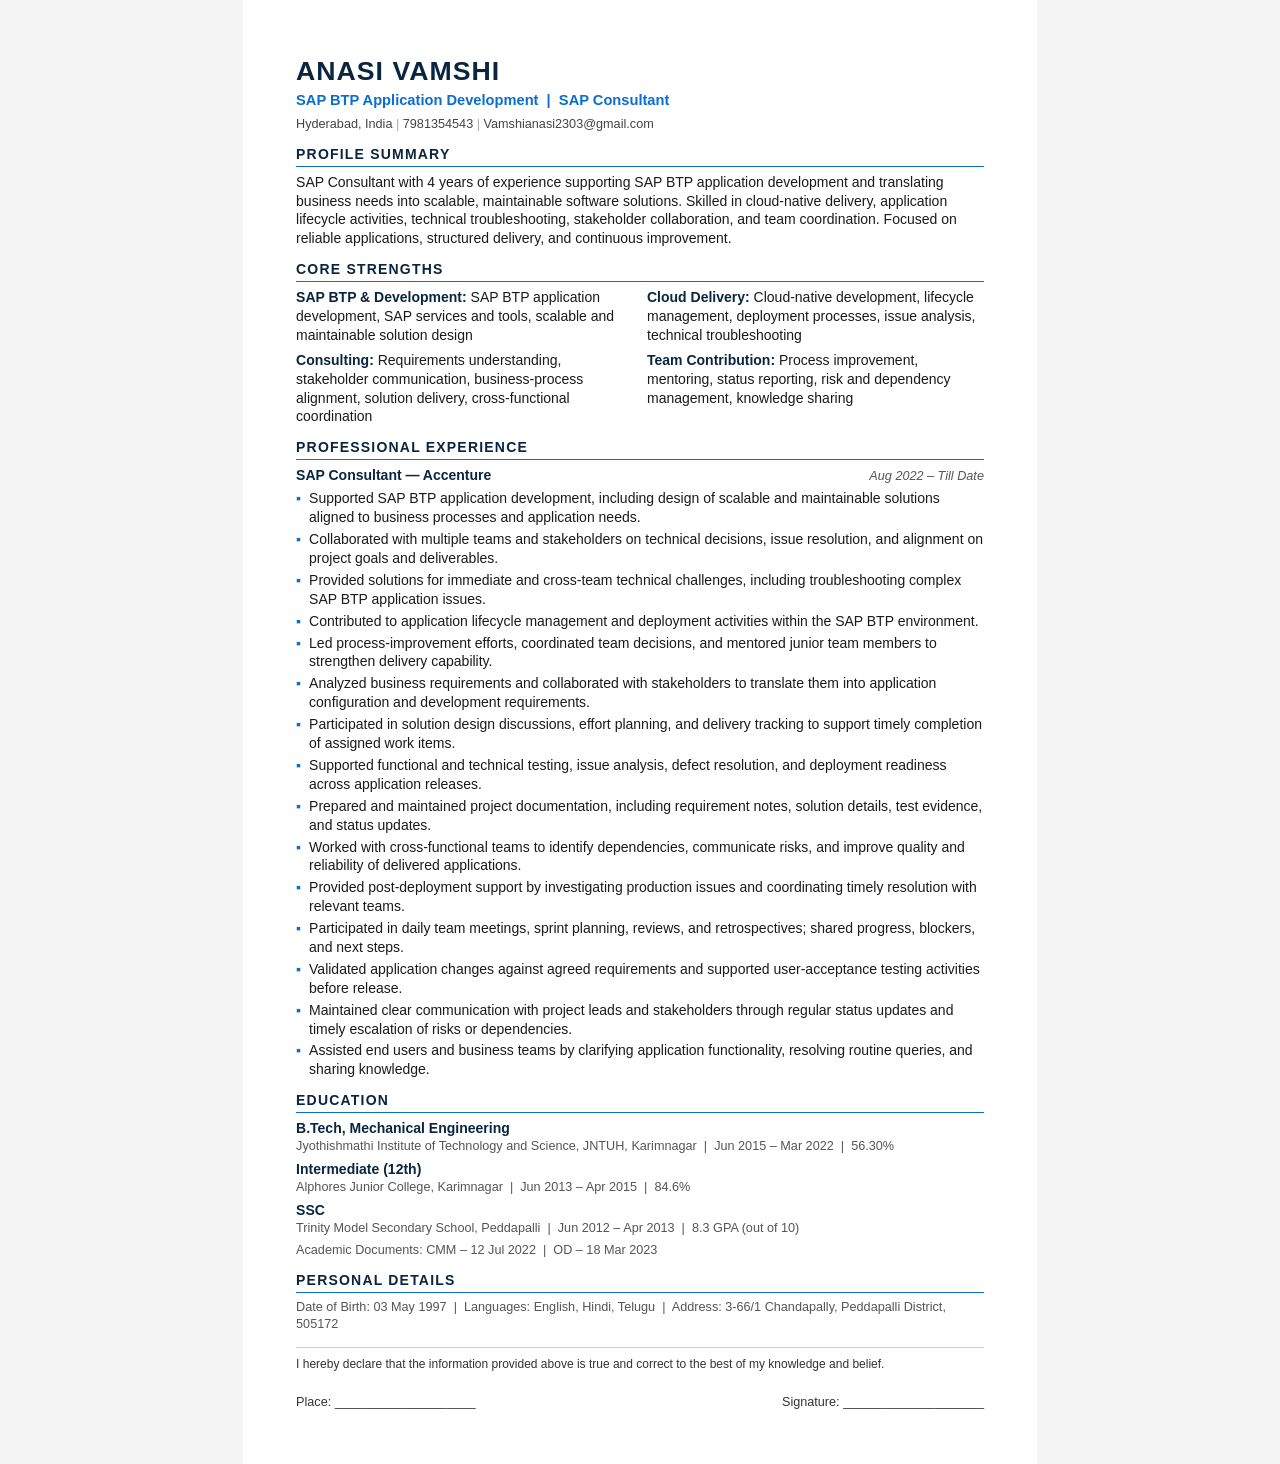
<file: resume.html>
<!DOCTYPE html>
<html lang="en">
<head>
  <meta charset="UTF-8">
  <title>Anasi Vamshi - Resume</title>
  <style>
    @page { size: A4; margin: 14mm 14mm; }
    * { box-sizing: border-box; margin: 0; padding: 0; }
    body {
      font-family: 'Calibri', 'Segoe UI', Arial, sans-serif;
      font-size: 10.5pt; line-height: 1.35; color: #1a1a1a; background: #f4f4f4;
    }
    .page { width: 210mm; min-height: 297mm; margin: 0 auto; background: #fff; padding: 14mm; }
    h1 { font-size: 20pt; letter-spacing: 1px; color: #0a2540; }
    .role { font-size: 11pt; color: #0a6ed1; font-weight: 600; margin-top: 2px; }
    .contact { font-size: 9.5pt; color: #444; margin-top: 5px; }
    .contact span + span::before { content: " | "; color: #aaa; }
    h2 {
      font-size: 10.5pt; text-transform: uppercase; letter-spacing: 1.2px; color: #0a2540;
      border-bottom: 1.5px solid #0a6ed1; margin: 12px 0 6px; padding-bottom: 2px;
    }
    p { margin-bottom: 5px; }
    ul { list-style: none; margin: 4px 0 0; }
    li { position: relative; padding-left: 13px; margin-bottom: 3px; }
    li::before { content: "\25AA"; position: absolute; left: 0; color: #0a6ed1; }
    .job-head { display: flex; justify-content: space-between; align-items: baseline; }
    .job-title { font-weight: 700; color: #0a2540; }
    .job-dates { font-size: 9.5pt; color: #555; font-style: italic; white-space: nowrap; }
    .skills-grid { display: grid; grid-template-columns: 1fr 1fr; gap: 6px 14px; }
    .skill-cat { font-weight: 700; color: #0a2540; }
    .edu-row { margin-bottom: 5px; }
    .small { font-size: 9.5pt; color: #555; }
    .declaration { font-size: 9pt; color: #333; margin-top: 14px; border-top: 1px solid #ccc; padding-top: 8px; }
    .sign { display: flex; justify-content: space-between; margin-top: 22px; font-size: 9.5pt; }
    @media print { body { background: #fff; } .page { margin: 0; width: auto; } }
  </style>
</head>
<body>
  <div class="page">

    <h1>ANASI VAMSHI</h1>
    <div class="role">SAP BTP Application Development &nbsp;|&nbsp; SAP Consultant</div>
    <div class="contact">
      <span>Hyderabad, India</span><span>7981354543</span><span>Vamshianasi2303@gmail.com</span>
    </div>

    <h2>Profile Summary</h2>
    <p>SAP Consultant with 4 years of experience supporting SAP BTP application development and translating business needs into scalable, maintainable software solutions. Skilled in cloud-native delivery, application lifecycle activities, technical troubleshooting, stakeholder collaboration, and team coordination. Focused on reliable applications, structured delivery, and continuous improvement.</p>

    <h2>Core Strengths</h2>
    <div class="skills-grid">
      <div><span class="skill-cat">SAP BTP &amp; Development:</span> SAP BTP application development, SAP services and tools, scalable and maintainable solution design</div>
      <div><span class="skill-cat">Cloud Delivery:</span> Cloud-native development, lifecycle management, deployment processes, issue analysis, technical troubleshooting</div>
      <div><span class="skill-cat">Consulting:</span> Requirements understanding, stakeholder communication, business-process alignment, solution delivery, cross-functional coordination</div>
      <div><span class="skill-cat">Team Contribution:</span> Process improvement, mentoring, status reporting, risk and dependency management, knowledge sharing</div>
    </div>

    <h2>Professional Experience</h2>
    <div class="job-head">
      <div class="job-title">SAP Consultant &mdash; Accenture</div>
      <div class="job-dates">Aug 2022 &ndash; Till Date</div>
    </div>
    <ul>
      <li>Supported SAP BTP application development, including design of scalable and maintainable solutions aligned to business processes and application needs.</li>
      <li>Collaborated with multiple teams and stakeholders on technical decisions, issue resolution, and alignment on project goals and deliverables.</li>
      <li>Provided solutions for immediate and cross-team technical challenges, including troubleshooting complex SAP BTP application issues.</li>
      <li>Contributed to application lifecycle management and deployment activities within the SAP BTP environment.</li>
      <li>Led process-improvement efforts, coordinated team decisions, and mentored junior team members to strengthen delivery capability.</li>
      <li>Analyzed business requirements and collaborated with stakeholders to translate them into application configuration and development requirements.</li>
      <li>Participated in solution design discussions, effort planning, and delivery tracking to support timely completion of assigned work items.</li>
      <li>Supported functional and technical testing, issue analysis, defect resolution, and deployment readiness across application releases.</li>
      <li>Prepared and maintained project documentation, including requirement notes, solution details, test evidence, and status updates.</li>
      <li>Worked with cross-functional teams to identify dependencies, communicate risks, and improve quality and reliability of delivered applications.</li>
      <li>Provided post-deployment support by investigating production issues and coordinating timely resolution with relevant teams.</li>
      <li>Participated in daily team meetings, sprint planning, reviews, and retrospectives; shared progress, blockers, and next steps.</li>
      <li>Validated application changes against agreed requirements and supported user-acceptance testing activities before release.</li>
      <li>Maintained clear communication with project leads and stakeholders through regular status updates and timely escalation of risks or dependencies.</li>
      <li>Assisted end users and business teams by clarifying application functionality, resolving routine queries, and sharing knowledge.</li>
    </ul>

    <h2>Education</h2>
    <div class="edu-row">
      <div class="job-title">B.Tech, Mechanical Engineering</div>
      <div class="small">Jyothishmathi Institute of Technology and Science, JNTUH, Karimnagar &nbsp;|&nbsp; Jun 2015 &ndash; Mar 2022 &nbsp;|&nbsp; 56.30%</div>
    </div>
    <div class="edu-row">
      <div class="job-title">Intermediate (12th)</div>
      <div class="small">Alphores Junior College, Karimnagar &nbsp;|&nbsp; Jun 2013 &ndash; Apr 2015 &nbsp;|&nbsp; 84.6%</div>
    </div>
    <div class="edu-row">
      <div class="job-title">SSC</div>
      <div class="small">Trinity Model Secondary School, Peddapalli &nbsp;|&nbsp; Jun 2012 &ndash; Apr 2013 &nbsp;|&nbsp; 8.3 GPA (out of 10)</div>
    </div>
    <p class="small">Academic Documents: CMM &ndash; 12 Jul 2022 &nbsp;|&nbsp; OD &ndash; 18 Mar 2023</p>

    <h2>Personal Details</h2>
    <p class="small">Date of Birth: 03 May 1997 &nbsp;|&nbsp; Languages: English, Hindi, Telugu &nbsp;|&nbsp; Address: 3-66/1 Chandapally, Peddapalli District, 505172</p>

    <div class="declaration">
      <p>I hereby declare that the information provided above is true and correct to the best of my knowledge and belief.</p>
      <div class="sign">
        <div>Place: ____________________</div>
        <div>Signature: ____________________</div>
      </div>
    </div>

  </div>
</body>
</html>
</file>
<file: styles.css>
/* ============================================================
   Vamshi Anasi — Full Stack Developer Portfolio
   Modern dark theme with emerald accent, glassmorphism,
   smooth animations, and responsive design.
   ============================================================ */

:root {
  /* Color system */
  --ink: #0a0f1a;
  --ink-2: #0f1629;
  --ink-3: #151d33;
  --line: #1e2a45;
  --text: #1a2332;
  --muted: #5a6a80;
  --paper: #ffffff;
  --tint: #f0f4fa;
  --accent: #10b981;
  --accent-hover: #0da271;
  --accent-soft: rgba(16, 185, 129, 0.1);
  --accent-border: rgba(16, 185, 129, 0.25);
  --accent-glow: rgba(16, 185, 129, 0.3);
  --blue: #3b82f6;
  --blue-soft: rgba(59, 130, 246, 0.1);
  --violet: #8b5cf6;
  --violet-soft: rgba(139, 92, 246, 0.1);
  --amber: #f59e0b;
  --amber-soft: rgba(245, 158, 11, 0.1);
  --rose: #f43f5e;
  --rose-soft: rgba(244, 63, 94, 0.1);

  /* Spacing rhythm (8px base) */
  --space-xs: 4px;
  --space-sm: 8px;
  --space-md: 16px;
  --space-lg: 24px;
  --space-xl: 32px;
  --space-2xl: 48px;
  --space-3xl: 64px;
  --space-4xl: 88px;

  /* Typography */
  --sans: 'Inter', -apple-system, 'Segoe UI', Arial, sans-serif;
  --mono: 'JetBrains Mono', 'SF Mono', Consolas, monospace;

  /* Layout */
  --wrap: 1120px;
  --radius: 14px;
  --radius-sm: 10px;

  /* Effects */
  --shadow-sm: 0 1px 3px rgba(10, 15, 26, 0.06);
  --shadow-md: 0 4px 16px rgba(10, 15, 26, 0.08);
  --shadow-lg: 0 12px 40px rgba(10, 15, 26, 0.1);
  --shadow-xl: 0 24px 64px rgba(10, 15, 26, 0.14);
  --ring: 0 0 0 2px var(--paper), 0 0 0 4px var(--accent);

  /* Transitions */
  --ease: cubic-bezier(0.4, 0, 0.2, 1);
  --duration: 0.25s;
}

/* ---------- Reset ---------- */
*, *::before, *::after { margin: 0; padding: 0; box-sizing: border-box; }

html {
  scroll-behavior: smooth;
  scroll-padding-top: 80px;
}

body {
  font-family: var(--sans);
  color: var(--text);
  background: var(--paper);
  line-height: 1.6;
  -webkit-font-smoothing: antialiased;
  -moz-osx-font-smoothing: grayscale;
}

/* ---------- Reduced motion ---------- */
@media (prefers-reduced-motion: reduce) {
  html { scroll-behavior: auto; }
  *, *::before, *::after {
    animation-duration: 0.01ms !important;
    animation-iteration-count: 1 !important;
    transition-duration: 0.01ms !important;
  }
}

/* ---------- Skip link ---------- */
.skip {
  position: absolute;
  left: -9999px;
  top: 0;
  background: var(--ink);
  color: #fff;
  padding: 10px 18px;
  z-index: 1000;
  font-size: 0.875rem;
  border-radius: 0 0 var(--radius-sm) 0;
}
.skip:focus {
  left: 0;
  box-shadow: var(--ring);
}

/* ---------- Focus visibility ---------- */
a:focus-visible,
button:focus-visible {
  outline: none;
  box-shadow: 0 0 0 3px var(--paper), 0 0 0 6px var(--accent);
  border-radius: var(--radius-sm);
}
.topbar a:focus-visible {
  box-shadow: 0 0 0 3px var(--ink), 0 0 0 6px var(--accent);
}
.section-dark a:focus-visible,
.contact-card:focus-visible {
  box-shadow: 0 0 0 3px var(--ink), 0 0 0 6px var(--accent);
}

/* ---------- Layout ---------- */
.wrap {
  max-width: var(--wrap);
  margin: 0 auto;
  padding: 0 var(--space-lg);
}

/* ---------- Top bar ---------- */
.topbar {
  position: sticky;
  top: 0;
  z-index: 100;
  background: rgba(10, 15, 26, 0.85);
  backdrop-filter: blur(20px);
  -webkit-backdrop-filter: blur(20px);
  border-bottom: 1px solid var(--line);
  transition: box-shadow var(--duration) var(--ease);
}
.topbar.scrolled {
  box-shadow: 0 4px 30px rgba(10, 15, 26, 0.4);
}
.topbar-inner {
  display: flex;
  align-items: center;
  justify-content: space-between;
  height: 68px;
  gap: var(--space-lg);
}

.brand {
  display: flex;
  align-items: center;
  gap: 12px;
  text-decoration: none;
  color: #fff;
  flex-shrink: 0;
}
.brand-mark {
  width: 40px;
  height: 40px;
  border-radius: var(--radius-sm);
  display: grid;
  place-items: center;
  background: linear-gradient(135deg, var(--accent), #059669);
  font-family: var(--mono);
  font-size: 0.8rem;
  font-weight: 700;
  letter-spacing: 0.5px;
  color: #fff;
}
.brand-text {
  font-weight: 700;
  font-size: 1rem;
  letter-spacing: -0.3px;
}

.nav {
  display: flex;
  gap: 2px;
}
.nav-link {
  position: relative;
  color: #8fa3c0;
  text-decoration: none;
  font-size: 0.875rem;
  font-weight: 500;
  padding: 10px 16px;
  border-radius: var(--radius-sm);
  min-height: 44px;
  display: inline-flex;
  align-items: center;
  transition: color var(--duration) var(--ease), background var(--duration) var(--ease);
}
.nav-link:hover {
  color: #fff;
  background: rgba(255, 255, 255, 0.06);
}
.nav-link.active {
  color: #fff;
}
.nav-link.active::after {
  content: '';
  position: absolute;
  left: 16px;
  right: 16px;
  bottom: 2px;
  height: 2px;
  border-radius: 2px;
  background: var(--accent);
}

.topbar-cta { display: none; }

/* ---------- Mobile nav toggle ---------- */
.nav-toggle {
  display: none;
  width: 48px;
  height: 48px;
  align-items: center;
  justify-content: center;
  background: rgba(255, 255, 255, 0.06);
  border: 1px solid var(--line);
  border-radius: var(--radius-sm);
  color: #fff;
  cursor: pointer;
  padding: 0;
  transition: background var(--duration) var(--ease);
}
.nav-toggle:hover {
  background: rgba(255, 255, 255, 0.12);
}
.nav-toggle span {
  display: block;
  position: relative;
  width: 18px;
  height: 2px;
  border-radius: 2px;
  background: currentColor;
  transition: background var(--duration) var(--ease);
}
.nav-toggle span::before,
.nav-toggle span::after {
  content: '';
  position: absolute;
  left: 0;
  width: 18px;
  height: 2px;
  border-radius: 2px;
  background: currentColor;
  transition: transform var(--duration) var(--ease);
}
.nav-toggle span::before { transform: translateY(-6px); }
.nav-toggle span::after { transform: translateY(6px); }
.nav-toggle[aria-expanded="true"] span { background: transparent; }
.nav-toggle[aria-expanded="true"] span::before { transform: rotate(45deg); }
.nav-toggle[aria-expanded="true"] span::after { transform: rotate(-45deg); }

/* ---------- Buttons ---------- */
.btn {
  display: inline-flex;
  align-items: center;
  justify-content: center;
  gap: 8px;
  padding: 14px 30px;
  border-radius: var(--radius-sm);
  background: var(--accent);
  color: #fff;
  font-family: var(--sans);
  font-size: 0.9rem;
  font-weight: 600;
  text-decoration: none;
  border: 1px solid var(--accent);
  cursor: pointer;
  min-height: 48px;
  transition: all var(--duration) var(--ease);
}
.btn:hover {
  background: var(--accent-hover);
  border-color: var(--accent-hover);
  transform: translateY(-2px);
  box-shadow: 0 8px 30px var(--accent-glow);
}
.btn:active {
  transform: translateY(0);
}
.btn-sm {
  padding: 10px 20px;
  font-size: 0.82rem;
  min-height: 44px;
}
.btn-ghost {
  background: transparent;
  color: #fff;
  border-color: rgba(255, 255, 255, 0.25);
}
.btn-ghost:hover {
  background: rgba(255, 255, 255, 0.08);
  border-color: rgba(255, 255, 255, 0.5);
  box-shadow: none;
}

/* ---------- Hero ---------- */
.hero {
  position: relative;
  overflow: hidden;
  background: var(--ink);
  color: #fff;
  padding: 110px 0 100px;
  text-align: center;
}
.hero-bg {
  position: absolute;
  inset: 0;
  pointer-events: none;
}
.hero-grid {
  position: absolute;
  inset: 0;
  background-image:
    linear-gradient(rgba(30, 42, 69, 0.4) 1px, transparent 1px),
    linear-gradient(90deg, rgba(30, 42, 69, 0.4) 1px, transparent 1px);
  background-size: 72px 72px;
  mask-image: radial-gradient(ellipse 80% 65% at 50% 40%, #000 25%, transparent 75%);
  -webkit-mask-image: radial-gradient(ellipse 80% 65% at 50% 40%, #000 25%, transparent 75%);
}
.hero-glow {
  position: absolute;
  top: -200px;
  left: 50%;
  transform: translateX(-50%);
  width: 800px;
  height: 500px;
  background: radial-gradient(circle, rgba(16, 185, 129, 0.2), transparent 65%);
  filter: blur(30px);
}
.hero-orb {
  position: absolute;
  border-radius: 50%;
  filter: blur(80px);
  opacity: 0.35;
  animation: orb-float 12s ease-in-out infinite;
}
.hero-orb-1 {
  width: 350px;
  height: 350px;
  background: rgba(16, 185, 129, 0.2);
  top: 5%;
  left: -100px;
  animation-delay: 0s;
}
.hero-orb-2 {
  width: 300px;
  height: 300px;
  background: rgba(59, 130, 246, 0.15);
  bottom: 10%;
  right: -80px;
  animation-delay: -4s;
}
.hero-orb-3 {
  width: 250px;
  height: 250px;
  background: rgba(139, 92, 246, 0.12);
  top: 40%;
  right: 15%;
  animation-delay: -8s;
}
@keyframes orb-float {
  0%, 100% { transform: translateY(0) scale(1); }
  50% { transform: translateY(-30px) scale(1.08); }
}

/* ---------- Animated gradient mesh background ---------- */
body {
  background:
    radial-gradient(ellipse 80% 50% at 20% 10%, rgba(16, 185, 129, 0.04) 0%, transparent 50%),
    radial-gradient(ellipse 60% 40% at 80% 20%, rgba(59, 130, 246, 0.03) 0%, transparent 50%),
    radial-gradient(ellipse 70% 50% at 50% 80%, rgba(139, 92, 246, 0.03) 0%, transparent 50%),
    var(--paper);
}

/* ---------- 3D tilt effect for cards ---------- */
.tilt-card {
  transform-style: preserve-3d;
  perspective: 1000px;
  transition: transform 0.15s ease-out, box-shadow 0.3s ease;
  will-change: transform;
}
.tilt-card:hover {
  box-shadow:
    0 20px 60px rgba(10, 15, 26, 0.15),
    0 8px 20px rgba(10, 15, 26, 0.08);
}

/* ---------- 3D perspective on section reveals ---------- */
.reveal-3d {
  opacity: 0;
  transform: perspective(800px) rotateX(8deg) translateY(40px);
  transition: opacity 0.8s var(--ease), transform 0.8s var(--ease);
}
.reveal-3d.visible {
  opacity: 1;
  transform: perspective(800px) rotateX(0deg) translateY(0);
}

/* ---------- Floating animation for hero stats ---------- */
@keyframes float-stat {
  0%, 100% { transform: translateY(0); }
  50% { transform: translateY(-6px); }
}
.stat:nth-child(1) { animation: float-stat 4s ease-in-out infinite; animation-delay: 0s; }
.stat:nth-child(2) { animation: float-stat 4s ease-in-out infinite; animation-delay: 0.5s; }
.stat:nth-child(3) { animation: float-stat 4s ease-in-out infinite; animation-delay: 1s; }
.stat:nth-child(4) { animation: float-stat 4s ease-in-out infinite; animation-delay: 1.5s; }

/* ---------- Gradient mesh background for sections ---------- */
.section-mesh {
  position: relative;
}
.section-mesh::before {
  content: '';
  position: absolute;
  inset: 0;
  background:
    radial-gradient(ellipse 60% 40% at 10% 20%, rgba(16, 185, 129, 0.03) 0%, transparent 50%),
    radial-gradient(ellipse 50% 40% at 90% 60%, rgba(59, 130, 246, 0.02) 0%, transparent 50%);
  pointer-events: none;
  z-index: 0;
}
.section-mesh > * {
  position: relative;
  z-index: 1;
}

/* ---------- 3D card inner content ---------- */
.card-3d-inner {
  transform: translateZ(30px);
  transition: transform 0.3s ease;
}
.tilt-card:hover .card-3d-inner {
  transform: translateZ(50px);
}

/* ---------- Parallax-like depth for hero content ---------- */
.hero-content-3d {
  transform-style: preserve-3d;
  perspective: 1200px;
}
.hero-content-3d .hero-name {
  transform: translateZ(40px);
}
.hero-content-3d .hero-role {
  transform: translateZ(25px);
}
.hero-content-3d .hero-sub {
  transform: translateZ(15px);
}

.hero-inner {
  position: relative;
  z-index: 1;
}

.hero-badge {
  position: relative;
  display: inline-block;
  margin-bottom: 28px;
}
.avatar-ring {
  position: absolute;
  inset: -12px;
  border-radius: 50%;
  border: 2px solid rgba(16, 185, 129, 0.25);
  animation: ring-pulse 3s ease-in-out infinite;
}
@keyframes ring-pulse {
  0%, 100% { transform: scale(1); opacity: 0.5; }
  50% { transform: scale(1.12); opacity: 0.1; }
}
.avatar-placeholder {
  width: 130px;
  height: 130px;
  border-radius: 50%;
  background: linear-gradient(135deg, var(--ink-3), var(--ink-2));
  border: 3px solid rgba(255, 255, 255, 0.12);
  display: grid;
  place-items: center;
  font-family: var(--mono);
  font-size: 2rem;
  font-weight: 700;
  color: var(--accent);
  box-shadow: 0 0 0 8px rgba(16, 185, 129, 0.1), 0 20px 50px rgba(0, 0, 0, 0.5);
  position: relative;
  z-index: 1;
}

.eyebrow {
  display: inline-flex;
  align-items: center;
  gap: 10px;
  font-family: var(--mono);
  font-size: 0.7rem;
  letter-spacing: 1.8px;
  text-transform: uppercase;
  color: #6ee7b7;
  border: 1px solid rgba(16, 185, 129, 0.3);
  background: rgba(16, 185, 129, 0.06);
  padding: 8px 18px;
  border-radius: 999px;
  margin-bottom: 24px;
}
.dot {
  width: 8px;
  height: 8px;
  border-radius: 50%;
  background: var(--accent);
  box-shadow: 0 0 0 4px rgba(16, 185, 129, 0.2);
  animation: pulse-dot 2s ease-in-out infinite;
}
@keyframes pulse-dot {
  0%, 100% { opacity: 1; }
  50% { opacity: 0.4; }
}

.hero-name {
  font-size: clamp(2.8rem, 7vw, 4rem);
  font-weight: 900;
  letter-spacing: -2px;
  line-height: 1.05;
  margin-bottom: 16px;
  background: linear-gradient(180deg, #fff 50%, #94a3b8);
  -webkit-background-clip: text;
  -webkit-text-fill-color: transparent;
  background-clip: text;
}
.hero-role {
  font-size: clamp(1rem, 2.5vw, 1.25rem);
  font-weight: 400;
  color: #94a3b8;
  margin-bottom: 18px;
}
.hero-role .sep {
  color: var(--accent);
  margin: 0 10px;
  font-weight: 600;
}
.hero-sub {
  max-width: 580px;
  margin: 0 auto;
  color: #64748b;
  font-size: 0.95rem;
  line-height: 1.75;
}
.hero-actions {
  display: flex;
  gap: 16px;
  justify-content: center;
  flex-wrap: wrap;
  margin-top: 36px;
}

.hero-stats {
  display: flex;
  justify-content: center;
  gap: 14px;
  margin-top: 64px;
  flex-wrap: wrap;
}
.stat {
  min-width: 130px;
  min-height: 80px;
  border: 1px solid var(--line);
  border-radius: var(--radius);
  background: rgba(255, 255, 255, 0.02);
  padding: 20px 16px;
  transition: all var(--duration) var(--ease);
}
.stat:hover {
  border-color: rgba(16, 185, 129, 0.35);
  background: rgba(16, 185, 129, 0.04);
  transform: translateY(-2px);
}
.stat-num {
  display: block;
  font-family: var(--mono);
  font-size: 1.5rem;
  font-weight: 700;
  color: #fff;
  letter-spacing: -0.5px;
}
.stat-label {
  display: block;
  margin-top: 4px;
  font-size: 0.68rem;
  letter-spacing: 1.2px;
  text-transform: uppercase;
  color: #5a6a80;
}

/* ---------- Sections ---------- */
.section {
  padding: var(--space-4xl) 0;
}
.section-tinted {
  background: var(--tint);
  border-block: 1px solid #dde6f0;
}
.section-dark {
  background: var(--ink);
  color: #fff;
}

.section-head {
  display: flex;
  align-items: baseline;
  gap: 16px;
  margin-bottom: var(--space-2xl);
  padding-bottom: 18px;
  border-bottom: 1px solid #dde6f0;
}
.section-num {
  font-family: var(--mono);
  font-size: 0.75rem;
  font-weight: 600;
  color: var(--accent);
  letter-spacing: 1.5px;
}
.section-title {
  font-size: 1.6rem;
  font-weight: 800;
  letter-spacing: -0.5px;
  color: var(--ink);
}
.section-head-dark {
  border-bottom-color: var(--line);
}
.section-head-dark .section-title {
  color: #fff;
}

/* ---------- About ---------- */
.about-layout {
  display: grid;
  grid-template-columns: 1fr 1.3fr;
  gap: var(--space-2xl);
  align-items: start;
}
.lead {
  font-size: 1.15rem;
  font-weight: 500;
  line-height: 1.65;
  color: var(--ink);
  border-left: 3px solid var(--accent);
  padding-left: 24px;
}
.about-body p {
  color: var(--muted);
  margin-bottom: var(--space-md);
  line-height: 1.8;
}
.about-body p:last-child { margin-bottom: 0; }

/* ---------- Skills ---------- */
.skills-grid {
  display: grid;
  grid-template-columns: repeat(auto-fit, minmax(280px, 1fr));
  gap: var(--space-xl);
}
.skill-category {
  background: var(--paper);
  border: 1px solid #dde6f0;
  border-radius: var(--radius);
  padding: var(--space-xl);
  transition: all var(--duration) var(--ease);
}
.skill-category:hover {
  transform: translateY(-4px);
  border-color: var(--accent-border);
  box-shadow: var(--shadow-lg);
}
.skill-cat-title {
  display: flex;
  align-items: center;
  gap: 10px;
  font-size: 1rem;
  font-weight: 700;
  color: var(--ink);
  margin-bottom: var(--space-md);
  letter-spacing: -0.2px;
}
.skill-cat-title svg {
  color: var(--accent);
  flex-shrink: 0;
}
.skill-tags {
  display: flex;
  flex-wrap: wrap;
  gap: 8px;
}
.skill-tag {
  font-size: 0.8rem;
  font-weight: 500;
  color: #334155;
  background: var(--tint);
  border: 1px solid #e2e8f0;
  padding: 8px 16px;
  border-radius: 8px;
  min-height: 36px;
  display: inline-flex;
  align-items: center;
  transition: all var(--duration) var(--ease);
  cursor: default;
}
.skill-tag:hover {
  background: var(--accent-soft);
  border-color: var(--accent-border);
  color: var(--accent-hover);
  transform: translateY(-1px);
}

/* ---------- Tags ---------- */
.tags {
  display: flex;
  flex-wrap: wrap;
  gap: 6px;
  list-style: none;
  margin-top: var(--space-md);
}
.tags li {
  font-family: var(--mono);
  font-size: 0.65rem;
  letter-spacing: 0.3px;
  color: #059669;
  background: var(--accent-soft);
  border: 1px solid var(--accent-border);
  padding: 6px 12px;
  border-radius: 6px;
  font-weight: 500;
  min-height: 28px;
  display: inline-flex;
  align-items: center;
}

/* ---------- Timeline ---------- */
.timeline {
  position: relative;
  padding-left: 40px;
}
.timeline::before {
  content: '';
  position: absolute;
  left: 8px;
  top: 8px;
  bottom: 8px;
  width: 2px;
  background: linear-gradient(180deg, var(--accent), #c0d4ec 85%, transparent);
}
.tl-item {
  position: relative;
  padding-bottom: var(--space-xl);
}
.tl-item:last-child { padding-bottom: 0; }
.tl-marker {
  position: absolute;
  left: -40px;
  top: 4px;
}
.tl-dot {
  display: block;
  width: 18px;
  height: 18px;
  border-radius: 50%;
  background: var(--paper);
  border: 3px solid var(--accent);
  box-shadow: 0 0 0 5px rgba(16, 185, 129, 0.1);
}
.tl-body {
  background: var(--paper);
  border: 1px solid #dde6f0;
  border-radius: var(--radius);
  padding: var(--space-xl);
  transition: all var(--duration) var(--ease);
}
.tl-body:hover {
  border-color: var(--accent-border);
  box-shadow: var(--shadow-md);
}
.tl-head {
  display: flex;
  justify-content: space-between;
  align-items: flex-start;
  gap: var(--space-md);
  flex-wrap: wrap;
  padding-bottom: var(--space-md);
  margin-bottom: var(--space-md);
  border-bottom: 1px dashed #d5dfe9;
}
.tl-title {
  font-size: 1.1rem;
  font-weight: 700;
  color: var(--ink);
  letter-spacing: -0.2px;
}
.tl-org {
  font-size: 0.875rem;
  color: var(--accent);
  font-weight: 600;
  margin-top: 2px;
}
.tl-date {
  font-family: var(--mono);
  font-size: 0.75rem;
  color: var(--muted);
  white-space: nowrap;
  padding: 6px 14px;
  background: var(--tint);
  border-radius: 6px;
  font-weight: 500;
}
.tl-location {
  font-size: 0.82rem;
  color: var(--muted);
  margin-bottom: var(--space-md);
}
.bullets {
  list-style: none;
}
.bullets li {
  position: relative;
  padding-left: 22px;
  margin-bottom: 10px;
  font-size: 0.875rem;
  color: var(--muted);
  line-height: 1.75;
}
.bullets li::before {
  content: '';
  position: absolute;
  left: 0;
  top: 11px;
  width: 8px;
  height: 2px;
  background: var(--accent);
  border-radius: 2px;
}

/* ---------- Projects ---------- */
.projects-grid {
  display: grid;
  grid-template-columns: repeat(auto-fit, minmax(340px, 1fr));
  gap: var(--space-xl);
}
.project-card {
  background: var(--paper);
  border: 1px solid #dde6f0;
  border-radius: var(--radius);
  padding: var(--space-xl);
  transition: all var(--duration) var(--ease);
  position: relative;
  overflow: hidden;
}
.project-card::before {
  content: '';
  position: absolute;
  top: 0;
  left: 0;
  right: 0;
  height: 3px;
  background: linear-gradient(90deg, var(--accent), var(--blue));
  opacity: 0;
  transition: opacity 0.3s var(--ease);
}
.project-card:hover {
  transform: translateY(-6px);
  border-color: var(--accent-border);
  box-shadow: var(--shadow-xl);
}
.project-card:hover::before {
  opacity: 1;
}
.project-header {
  display: flex;
  align-items: center;
  justify-content: space-between;
  margin-bottom: var(--space-md);
}
.project-icon {
  width: 52px;
  height: 52px;
  display: grid;
  place-items: center;
  background: var(--accent-soft);
  border: 1px solid var(--accent-border);
  border-radius: var(--radius);
  color: var(--accent);
  transition: all var(--duration) var(--ease);
}
.project-card:hover .project-icon {
  transform: scale(1.08);
  background: rgba(16, 185, 129, 0.15);
}
.project-type {
  font-family: var(--mono);
  font-size: 0.62rem;
  font-weight: 600;
  letter-spacing: 1px;
  text-transform: uppercase;
  color: var(--muted);
  background: var(--tint);
  border: 1px solid #e2e8f0;
  padding: 4px 12px;
  border-radius: 999px;
}
.project-title {
  font-size: 1.2rem;
  font-weight: 700;
  color: var(--ink);
  letter-spacing: -0.3px;
  margin-bottom: 4px;
}
.project-subtitle {
  font-size: 0.82rem;
  color: var(--accent);
  font-weight: 500;
  margin-bottom: var(--space-md);
}
.project-desc {
  font-size: 0.875rem;
  color: var(--muted);
  line-height: 1.75;
  margin-bottom: var(--space-md);
}
.project-tech {
  display: flex;
  flex-wrap: wrap;
  gap: 6px;
  margin-bottom: var(--space-md);
}
.tech-tag {
  font-family: var(--mono);
  font-size: 0.68rem;
  font-weight: 500;
  color: #475569;
  background: var(--tint);
  border: 1px solid #e2e8f0;
  padding: 6px 12px;
  border-radius: 6px;
  min-height: 28px;
  display: inline-flex;
  align-items: center;
}
.project-highlights {
  list-style: none;
  border-top: 1px dashed #e2e8f0;
  padding-top: var(--space-md);
}
.project-highlights li {
  position: relative;
  padding-left: 20px;
  margin-bottom: 6px;
  font-size: 0.82rem;
  color: var(--muted);
  line-height: 1.7;
}
.project-highlights li::before {
  content: '';
  position: absolute;
  left: 0;
  top: 10px;
  width: 6px;
  height: 6px;
  border-radius: 50%;
  background: var(--accent);
}

/* ---------- Education ---------- */
.edu-list {
  display: grid;
  gap: var(--space-md);
}
.edu {
  display: flex;
  gap: var(--space-lg);
  align-items: flex-start;
  background: var(--paper);
  border: 1px solid #dde6f0;
  border-radius: var(--radius);
  padding: var(--space-lg) var(--space-xl);
  transition: all var(--duration) var(--ease);
}
.edu:hover {
  transform: translateX(6px);
  border-color: var(--accent-border);
  box-shadow: var(--shadow-sm);
}
.edu-badge {
  flex: 0 0 72px;
  font-family: var(--mono);
  font-size: 0.68rem;
  font-weight: 700;
  text-align: center;
  letter-spacing: 0.5px;
  color: var(--accent);
  background: var(--accent-soft);
  border: 1px solid var(--accent-border);
  border-radius: var(--radius-sm);
  padding: 10px 0;
}
.edu-body h3 {
  font-size: 1.05rem;
  font-weight: 700;
  color: var(--ink);
  letter-spacing: -0.2px;
}
.edu-org {
  font-size: 0.875rem;
  color: var(--muted);
  margin: 4px 0 6px;
}
.edu-meta {
  font-family: var(--mono);
  font-size: 0.72rem;
  color: #6a7585;
}

/* ---------- Info Cards (Languages & Interests) ---------- */
.info-grid {
  display: grid;
  grid-template-columns: repeat(auto-fit, minmax(280px, 1fr));
  gap: var(--space-lg);
}
.info-card {
  background: var(--paper);
  border: 1px solid #dde6f0;
  border-radius: var(--radius);
  padding: var(--space-xl);
  transition: all var(--duration) var(--ease);
}
.info-card:hover {
  transform: translateY(-4px);
  border-color: var(--accent-border);
  box-shadow: var(--shadow-lg);
}
.info-card-title {
  display: flex;
  align-items: center;
  gap: 10px;
  font-size: 1rem;
  font-weight: 700;
  color: var(--ink);
  margin-bottom: var(--space-md);
  letter-spacing: -0.2px;
}
.info-card-title svg {
  color: var(--accent);
}
.info-tags {
  display: flex;
  flex-wrap: wrap;
  gap: 8px;
}
.info-tag {
  font-size: 0.85rem;
  font-weight: 500;
  color: #334155;
  background: var(--tint);
  border: 1px solid #e2e8f0;
  padding: 10px 18px;
  border-radius: 8px;
  min-height: 40px;
  display: inline-flex;
  align-items: center;
  transition: all var(--duration) var(--ease);
}
.info-tag:hover {
  background: var(--accent-soft);
  border-color: var(--accent-border);
  color: var(--accent-hover);
}

/* ---------- Contact ---------- */
.contact-lead {
  max-width: 560px;
  color: #8a9ab5;
  margin-bottom: var(--space-2xl);
  line-height: 1.8;
  font-size: 1.05rem;
}
.contact-grid {
  display: grid;
  grid-template-columns: repeat(auto-fit, minmax(240px, 1fr));
  gap: var(--space-md);
}
.contact-card {
  display: block;
  text-decoration: none;
  border: 1px solid var(--line);
  border-radius: var(--radius);
  background: rgba(255, 255, 255, 0.02);
  padding: var(--space-lg);
  min-height: 80px;
  transition: all var(--duration) var(--ease);
}
a.contact-card:hover {
  border-color: var(--accent);
  background: rgba(16, 185, 129, 0.06);
  transform: translateY(-4px);
}
.contact-icon {
  display: inline-grid;
  place-items: center;
  width: 40px;
  height: 40px;
  border-radius: var(--radius-sm);
  background: var(--accent-soft);
  border: 1px solid var(--accent-border);
  color: var(--accent);
  margin-bottom: var(--space-md);
}
.contact-label {
  display: block;
  font-family: var(--mono);
  font-size: 0.65rem;
  letter-spacing: 1.5px;
  text-transform: uppercase;
  color: #5a7090;
  margin-bottom: 6px;
}
.contact-value {
  display: block;
  font-size: 0.92rem;
  font-weight: 600;
  color: #fff;
  line-height: 1.5;
  word-break: break-word;
}

/* ---------- Footer ---------- */
.footer {
  background: #060b14;
  color: #5a6a80;
  padding: var(--space-lg) 0;
  border-top: 1px solid var(--line);
}
.footer-inner {
  display: flex;
  justify-content: space-between;
  align-items: center;
  font-size: 0.82rem;
  flex-wrap: wrap;
  gap: var(--space-sm);
}
.footer-links {
  display: flex;
  gap: var(--space-lg);
}
.footer-link {
  color: #7a90b0;
  text-decoration: none;
  transition: color var(--duration) var(--ease);
  min-height: 44px;
  display: inline-flex;
  align-items: center;
  padding: 0 var(--space-sm);
}
.footer-link:hover { color: var(--accent); }

/* ---------- Scroll reveal ---------- */
.reveal {
  opacity: 0;
  transform: translateY(28px);
  transition: opacity 0.7s var(--ease), transform 0.7s var(--ease);
}
.reveal.visible {
  opacity: 1;
  transform: translateY(0);
}

/* ---------- Card stagger animation ---------- */
.cards .reveal:nth-child(1),
.skill-category:nth-child(1),
.info-card:nth-child(1) { transition-delay: 0ms; }
.cards .reveal:nth-child(2),
.skill-category:nth-child(2),
.info-card:nth-child(2) { transition-delay: 80ms; }
.cards .reveal:nth-child(3),
.skill-category:nth-child(3) { transition-delay: 160ms; }
.cards .reveal:nth-child(4),
.skill-category:nth-child(4) { transition-delay: 240ms; }

.projects-grid .reveal:nth-child(1) { transition-delay: 0ms; }
.projects-grid .reveal:nth-child(2) { transition-delay: 100ms; }
.projects-grid .reveal:nth-child(3) { transition-delay: 200ms; }
.projects-grid .reveal:nth-child(4) { transition-delay: 300ms; }

/* ---------- Glassmorphism on stat cards ---------- */
@supports (backdrop-filter: blur(8px)) {
  .stat {
    background: rgba(255, 255, 255, 0.03);
    backdrop-filter: blur(8px);
    -webkit-backdrop-filter: blur(8px);
  }
}

/* ---------- Smooth anchor offset for sticky header ---------- */
section[id] {
  scroll-margin-top: 80px;
}

/* ---------- High contrast mode support ---------- */
@media (prefers-contrast: high) {
  :root {
    --muted: #334155;
    --line: #334155;
    --accent: #059669;
  }
  .card, .skill-category, .project-card, .edu, .info-card {
    border-width: 2px;
  }
}

/* ---------- Selection color ---------- */
::selection {
  background: rgba(16, 185, 129, 0.2);
  color: var(--ink);
}

/* ---------- Custom scrollbar ---------- */
::-webkit-scrollbar { width: 10px; }
::-webkit-scrollbar-track { background: var(--tint); }
::-webkit-scrollbar-thumb {
  background: #b0c4d8;
  border-radius: 5px;
  border: 2px solid var(--tint);
}
::-webkit-scrollbar-thumb:hover { background: var(--accent); }

/* ---------- Focus visible for keyboard users ---------- */
:not(.focus-visible) {
  outline: none;
}

/* ---------- Print: hide decorative elements ---------- */
@media print {
  .hero-orb, .hero-glow, .hero-grid, .avatar-ring { display: none; }
  .eyebrow { border: 1px solid #ccc; color: #333; }
  .dot { display: none; }
  .hero { background: #fff; color: #000; }
  .hero-name { -webkit-text-fill-color: #000; color: #000; }
  .hero-role, .hero-sub { color: #333; }
  .section-dark { background: #fff; color: #000; }
  .section-dark .section-title { color: #000; }
  .contact-card { border: 1px solid #ccc; }
  .contact-value { color: #000; }
  .contact-label { color: #333; }
  .contact-icon { display: none; }
  .stat { border: 1px solid #ccc; }
  .stat-num { color: #000; }
  .stat-label { color: #333; }
  .topbar { display: none; }
  .nav-toggle { display: none; }
  .hero-actions { display: none; }
  .footer { background: #fff; color: #333; border-top: 1px solid #ccc; }
  .footer-link { color: #333; }
  .reveal { opacity: 1; transform: none; }
  .project-card::before { display: none; }
  .avatar-placeholder { border: 2px solid #ccc; color: #333; }
  .eyebrow { background: #f5f5f5; }
  .skill-tag, .tech-tag, .info-tag { border: 1px solid #ccc; }
  .tags li { border: 1px solid #ccc; }
  .tl-dot { border-color: #333; }
  .tl-body { border: 1px solid #ccc; }
  .card, .skill-category, .edu, .info-card { border: 1px solid #ccc; }
  .project-card { border: 1px solid #ccc; }
  .lead { border-left-color: #333; }
  .section-head { border-bottom-color: #ccc; }
  .section-num { color: #333; }
  .section-title { color: #000; }
  .tl-title { color: #000; }
  .tl-org { color: #333; }
  .tl-date { background: #f5f5f5; color: #333; }
  .tl-location { color: #333; }
  .bullets li { color: #333; }
  .bullets li::before { background: #333; }
  .project-title { color: #000; }
  .project-subtitle { color: #333; }
  .project-desc { color: #333; }
  .project-highlights li { color: #333; }
  .project-highlights li::before { background: #333; }
  .project-type { background: #f5f5f5; color: #333; border-color: #ccc; }
  .project-icon { background: #f5f5f5; color: #333; border-color: #ccc; }
  .edu-badge { background: #f5f5f5; color: #333; border-color: #ccc; }
  .edu-body h3 { color: #000; }
  .edu-org { color: #333; }
  .edu-meta { color: #333; }
  .info-card-title { color: #000; }
  .info-card-title svg { color: #333; }
  .skill-cat-title { color: #000; }
  .skill-cat-title svg { color: #333; }
  .contact-lead { color: #333; }
  .contact-grid { gap: 8px; }
  .contact-card { padding: 12px; }
  .hero-stats { display: none; }
  .hero-badge { display: none; }
  .hero { padding: 20px 0; }
  .section { padding: 16px 0; }
  .section-tinted { background: #fff; }
  .timeline::before { background: #ccc; }
  .tl-marker { display: none; }
  .timeline { padding-left: 0; }
  .tl-head { border-bottom-color: #ccc; }
  .tags { display: none; }
  .project-tech { display: none; }
  .project-highlights { border-top-color: #ccc; }
  .project-header { margin-bottom: 8px; }
  .project-icon { width: 36px; height: 36px; }
  .project-icon svg { width: 18px; height: 18px; }
  .cards { gap: 12px; }
  .skills-grid { gap: 12px; }
  .projects-grid { gap: 12px; }
  .info-grid { gap: 12px; }
  .edu-list { gap: 8px; }
  .edu { padding: 12px; }
  .edu-badge { flex: 0 0 50px; font-size: 0.6rem; padding: 6px 0; }
  .wrap { padding: 0 16px; }
  .topbar-inner { height: auto; padding: 8px 0; }
  .brand-mark { width: 32px; height: 32px; font-size: 0.7rem; }
  .brand-text { font-size: 0.85rem; }
  .nav { display: none; }
  .topbar-cta { display: none; }
  .footer-inner { flex-direction: column; gap: 4px; font-size: 0.75rem; }
  .footer-links { gap: 12px; }
  .skip { display: none; }
  .hero-name { font-size: 2rem; }
  .hero-role { font-size: 1rem; }
  .hero-sub { font-size: 0.85rem; }
  .section-head { margin-bottom: 12px; padding-bottom: 8px; }
  .section-num { font-size: 0.65rem; }
  .section-title { font-size: 1.1rem; }
  .lead { font-size: 0.95rem; padding-left: 12px; }
  .about-body p { font-size: 0.85rem; }
  .skill-category { padding: 12px; }
  .skill-cat-title { font-size: 0.85rem; margin-bottom: 8px; }
  .skill-tags { gap: 4px; }
  .skill-tag { font-size: 0.7rem; padding: 4px 8px; min-height: 24px; }
  .project-card { padding: 12px; }
  .project-title { font-size: 1rem; }
  .project-subtitle { font-size: 0.75rem; }
  .project-desc { font-size: 0.8rem; }
  .project-highlights li { font-size: 0.75rem; }
  .info-card { padding: 12px; }
  .info-card-title { font-size: 0.85rem; margin-bottom: 8px; }
  .info-tags { gap: 4px; }
  .info-tag { font-size: 0.75rem; padding: 6px 10px; min-height: 28px; }
  .tl-body { padding: 12px; }
  .tl-title { font-size: 0.95rem; }
  .tl-org { font-size: 0.8rem; }
  .tl-date { font-size: 0.65rem; padding: 4px 8px; }
  .tl-location { font-size: 0.75rem; margin-bottom: 8px; }
  .bullets li { font-size: 0.8rem; margin-bottom: 6px; }
  .bullets li::before { top: 9px; }
  .contact-lead { font-size: 0.9rem; margin-bottom: 12px; }
  .contact-card { padding: 12px; min-height: 60px; }
  .contact-icon { width: 32px; height: 32px; margin-bottom: 8px; }
  .contact-icon svg { width: 16px; height: 16px; }
  .contact-label { font-size: 0.6rem; margin-bottom: 4px; }
  .contact-value { font-size: 0.8rem; }
  .hero-actions { margin-top: 16px; }
  .hero-actions .btn { min-height: 40px; padding: 10px 20px; font-size: 0.8rem; }
  .hero-stats { margin-top: 20px; gap: 8px; }
  .stat { min-width: 80px; padding: 10px 8px; min-height: 60px; }
  .stat-num { font-size: 1.1rem; }
  .stat-label { font-size: 0.6rem; }
  .eyebrow { font-size: 0.6rem; padding: 5px 10px; margin-bottom: 12px; }
  .dot { width: 6px; height: 6px; }
  .avatar-placeholder { width: 80px; height: 80px; font-size: 1.2rem; }
  .avatar-ring { inset: -8px; }
  .hero-badge { margin-bottom: 16px; }
  .hero-inner { text-align: center; }
  .hero-name { margin-bottom: 8px; }
  .hero-role { margin-bottom: 8px; }
  .hero-sub { margin: 0 auto; }
  .hero-actions { justify-content: center; }
  .hero-stats { justify-content: center; }
  .section { page-break-inside: avoid; }
  .project-card { page-break-inside: avoid; }
  .skill-category { page-break-inside: avoid; }
  .edu { page-break-inside: avoid; }
  .info-card { page-break-inside: avoid; }
  .tl-item { page-break-inside: avoid; }
  .contact-card { page-break-inside: avoid; }
  .card { page-break-inside: avoid; }
  .about-layout { grid-template-columns: 1fr; gap: 12px; }
  .skills-grid { grid-template-columns: 1fr 1fr; }
  .projects-grid { grid-template-columns: 1fr; }
  .info-grid { grid-template-columns: 1fr 1fr; }
  .contact-grid { grid-template-columns: 1fr 1fr; }
  .cards { grid-template-columns: 1fr 1fr; }
  .topbar { position: static; }
  .topbar.scrolled { box-shadow: none; }
  .nav-toggle { display: none; }
  .topbar-cta { display: none; }
  .nav { display: none; }
  .hero { page-break-inside: avoid; }
  .section-dark { page-break-inside: avoid; }
  .section-tinted { page-break-inside: avoid; }
  .footer { page-break-inside: avoid; }
  .timeline { page-break-inside: avoid; }
  .tl-body { page-break-inside: avoid; }
  .project-card::before { display: none; }
  .project-card:hover { transform: none; box-shadow: none; }
  .skill-category:hover { transform: none; box-shadow: none; }
  .edu:hover { transform: none; box-shadow: none; }
  .info-card:hover { transform: none; box-shadow: none; }
  .tl-body:hover { box-shadow: none; }
  .card:hover { transform: none; box-shadow: none; }
  .project-icon { transition: none; }
  .project-card:hover .project-icon { transform: none; }
  .skill-tag:hover { transform: none; }
  .info-tag:hover { transform: none; }
  .btn:hover { transform: none; box-shadow: none; }
  a.contact-card:hover { transform: none; }
  .stat:hover { transform: none; }
  .nav-link:hover { background: none; }
  .nav-link.active::after { display: none; }
  .nav-link.active { background: none; }
  .topbar.scrolled { box-shadow: none; }
  .hero-orb, .hero-glow, .hero-grid, .avatar-ring { display: none; }
  .hero-badge-ring { display: none; }
  .dot { animation: none; }
  .avatar-ring { animation: none; }
  .hero-orb { animation: none; }
  .reveal { transition: none; }
  .skill-bar-fill { transition: none; }
  .skill-bar-fill.animate { width: var(--level, 80%); }
  .skill-bar { display: none; }
  .skill-bar-fill { display: none; }
  .project-card::before { transition: none; }
  .project-card:hover::before { opacity: 0; }
  .card-icon { transition: none; }
  .card:hover .card-icon { transform: none; }
  .project-icon { transition: none; }
  .project-card:hover .project-icon { transform: none; }
  .skill-tag { transition: none; }
  .skill-tag:hover { transform: none; }
  .info-tag { transition: none; }
  .info-tag:hover { transform: none; }
  .btn { transition: none; }
  .btn:hover { transform: none; box-shadow: none; }
  .btn:active { transform: none; }
  .topbar { transition: none; }
  .topbar.scrolled { box-shadow: none; }
  .nav-link { transition: none; }
  .nav-link:hover { background: none; }
  .nav-link.active::after { display: none; }
  .nav-link.active { background: none; }
  .nav-toggle { transition: none; }
  .nav-toggle:hover { background: none; }
  .nav-toggle span { transition: none; }
  .nav-toggle span::before, .nav-toggle span::after { transition: none; }
  .nav-toggle[aria-expanded="true"] span { background: transparent; }
  .nav-toggle[aria-expanded="true"] span::before { transform: rotate(45deg); }
  .nav-toggle[aria-expanded="true"] span::after { transform: rotate(-45deg); }
  .hero-name { background: none; -webkit-text-fill-color: #000; color: #000; }
  .hero-role .sep { color: #333; }
  .eyebrow { animation: none; }
  .dot { animation: none; }
  .avatar-ring { animation: none; }
  .hero-orb { animation: none; }
  .reveal { transition: none; }
  .skill-bar-fill { transition: none; }
  .skill-bar-fill.animate { width: var(--level, 80%); }
  .skill-bar { display: none; }
  .skill-bar-fill { display: none; }
  .project-card::before { transition: none; }
  .project-card:hover::before { opacity: 0; }
  .card-icon { transition: none; }
  .card:hover .card-icon { transform: none; }
  .project-icon { transition: none; }
  .project-card:hover .project-icon { transform: none; }
  .skill-tag { transition: none; }
  .skill-tag:hover { transform: none; }
  .info-tag { transition: none; }
  .info-tag:hover { transform: none; }
  .btn { transition: none; }
  .btn:hover { transform: none; box-shadow: none; }
  .btn:active { transform: none; }
  .topbar { transition: none; }
  .topbar.scrolled { box-shadow: none; }
  .nav-link { transition: none; }
  .nav-link:hover { background: none; }
  .nav-link.active::after { display: none; }
  .nav-link.active { background: none; }
  .nav-toggle { transition: none; }
  .nav-toggle:hover { background: none; }
  .nav-toggle span { transition: none; }
  .nav-toggle span::before, .nav-toggle span::after { transition: none; }
  .nav-toggle[aria-expanded="true"] span { background: transparent; }
  .nav-toggle[aria-expanded="true"] span::before { transform: rotate(45deg); }
  .nav-toggle[aria-expanded="true"] span::after { transform: rotate(-45deg); }
  .hero-name { background: none; -webkit-text-fill-color: #000; color: #000; }
  .hero-role .sep { color: #333; }
  .eyebrow { animation: none; }
  .dot { animation: none; }
  .avatar-ring { animation: none; }
  .hero-orb { animation: none; }
  .reveal { transition: none; }
  .skill-bar-fill { transition: none; }
  .skill-bar-fill.animate { width: var(--level, 80%); }
  .skill-bar { display: none; }
  .skill-bar-fill { display: none; }
  .project-card::before { transition: none; }
  .project-card:hover::before { opacity: 0; }
  .card-icon { transition: none; }
  .card:hover .card-icon { transform: none; }
  .project-icon { transition: none; }
  .project-card:hover .project-icon { transform: none; }
  .skill-tag { transition: none; }
  .skill-tag:hover { transform: none; }
  .info-tag { transition: none; }
  .info-tag:hover { transform: none; }
  .btn { transition: none; }
  .btn:hover { transform: none; box-shadow: none; }
  .btn:active { transform: none; }
  .topbar { transition: none; }
  .topbar.scrolled { box-shadow: none; }
  .nav-link { transition: none; }
  .nav-link:hover { background: none; }
  .nav-link.active::after { display: none; }
  .nav-link.active { background: none; }
  .nav-toggle { transition: none; }
  .nav-toggle:hover { background: none; }
  .nav-toggle span { transition: none; }
  .nav-toggle span::before, .nav-toggle span::after { transition: none; }
  .nav-toggle[aria-expanded="true"] span { background: transparent; }
  .nav-toggle[aria-expanded="true"] span::before { transform: rotate(45deg); }
  .nav-toggle[aria-expanded="true"] span::after { transform: rotate(-45deg); }
  .hero-name { background: none; -webkit-text-fill-color: #000; color: #000; }
  .hero-role .sep { color: #333; }
  .eyebrow { animation: none; }
  .dot { animation: none; }
  .avatar-ring { animation: none; }
  .hero-orb { animation: none; }
  .reveal { transition: none; }
  .skill-bar-fill { transition: none; }
  .skill-bar-fill.animate { width: var(--level, 80%); }
  .skill-bar { display: none; }
  .skill-bar-fill { display: none; }
  .project-card::before { transition: none; }
  .project-card:hover::before { opacity: 0; }
  .card-icon { transition: none; }
  .card:hover .card-icon { transform: none; }
  .project-icon { transition: none; }
  .project-card:hover .project-icon { transform: none; }
  .skill-tag { transition: none; }
  .skill-tag:hover { transform: none; }
  .info-tag { transition: none; }
  .info-tag:hover { transform: none; }
  .btn { transition: none; }
  .btn:hover { transform: none; box-shadow: none; }
  .btn:active { transform: none; }
  .topbar { transition: none; }
  .topbar.scrolled { box-shadow: none; }
  .nav-link { transition: none; }
  .nav-link:hover { background: none; }
  .nav-link.active::after { display: none; }
  .nav-link.active { background: none; }
  .nav-toggle { transition: none; }
  .nav-toggle:hover { background: none; }
  .nav-toggle span { transition: none; }
  .nav-toggle span::before, .nav-toggle span::after { transition: none; }
  .nav-toggle[aria-expanded="true"] span { background: transparent; }
  .nav-toggle[aria-expanded="true"] span::before { transform: rotate(45deg); }
  .nav-toggle[aria-expanded="true"] span::after { transform: rotate(-45deg); }
  .hero-name { background: none; -webkit-text-fill-color: #000; color: #000; }
  .hero-role .sep { color: #333; }
  .eyebrow { animation: none; }
  .dot { animation: none; }
  .avatar-ring { animation: none; }
  .hero-orb { animation: none; }
  .reveal { transition: none; }
  .skill-bar-fill { transition: none; }
  .skill-bar-fill.animate { width: var(--level, 80%); }
  .skill-bar { display: none; }
  .skill-bar-fill { display: none; }
  .project-card::before { transition: none; }
  .project-card:hover::before { opacity: 0; }
  .card-icon { transition: none; }
  .card:hover .card-icon { transform: none; }
  .project-icon { transition: none; }
  .project-card:hover .project-icon { transform: none; }
  .skill-tag { transition: none; }
  .skill-tag:hover { transform: none; }
  .info-tag { transition: none; }
  .info-tag:hover { transform: none; }
  .btn { transition: none; }
  .btn:hover { transform: none; box-shadow: none; }
  .btn:active { transform: none; }
  .topbar { transition: none; }
  .topbar.scrolled { box-shadow: none; }
  .nav-link { transition: none; }
  .nav-link:hover { background: none; }
  .nav-link.active::after { display: none; }
  .nav-link.active { background: none; }
  .nav-toggle { transition: none; }
  .nav-toggle:hover { background: none; }
  .nav-toggle span { transition: none; }
  .nav-toggle span::before, .nav-toggle span::after { transition: none; }
  .nav-toggle[aria-expanded="true"] span { background: transparent; }
  .nav-toggle[aria-expanded="true"] span::before { transform: rotate(45deg); }
  .nav-toggle[aria-expanded="true"] span::after { transform: rotate(-45deg); }
  .hero-name { background: none; -webkit-text-fill-color: #000; color: #000; }
  .hero-role .sep { color: #333; }
  .eyebrow { animation: none; }
  .dot { animation: none; }
  .avatar-ring { animation: none; }
  .hero-orb { animation: none; }
  .reveal { transition: none; }
  .skill-bar-fill { transition: none; }
  .skill-bar-fill.animate { width: var(--level, 80%); }
  .skill-bar { display: none; }
  .skill-bar-fill { display: none; }
  .project-card::before { transition: none; }
  .project-card:hover::before { opacity: 0; }
  .card-icon { transition: none; }
  .card:hover .card-icon { transform: none; }
  .project-icon { transition: none; }
  .project-card:hover .project-icon { transform: none; }
  .skill-tag { transition: none; }
  .skill-tag:hover { transform: none; }
  .info-tag { transition: none; }
  .info-tag:hover { transform: none; }
  .btn { transition: none; }
  .btn:hover { transform: none; box-shadow: none; }
  .btn:active { transform: none; }
  .topbar { transition: none; }
  .topbar.scrolled { box-shadow: none; }
  .nav-link { transition: none; }
  .nav-link:hover { background: none; }
  .nav-link.active::after { display: none; }
  .nav-link.active { background: none; }
  .nav-toggle { transition: none; }
  .nav-toggle:hover { background: none; }
  .nav-toggle span { transition: none; }
  .nav-toggle span::before, .nav-toggle span::after { transition: none; }
  .nav-toggle[aria-expanded="true"] span { background: transparent; }
  .nav-toggle[aria-expanded="true"] span::before { transform: rotate(45deg); }
  .nav-toggle[aria-expanded="true"] span::after { transform: rotate(-45deg); }
  .hero-name { background: none; -webkit-text-fill-color: #000; color: #000; }
  .hero-role .sep { color: #333; }
  .eyebrow { animation: none; }
  .dot { animation: none; }
  .avatar-ring { animation: none; }
  .hero-orb { animation: none; }
  .reveal { transition: none; }
  .skill-bar-fill { transition: none; }
  .skill-bar-fill.animate { width: var(--level, 80%); }
  .skill-bar { display: none; }
  .skill-bar-fill { display: none; }
  .project-card::before { transition: none; }
  .project-card:hover::before { opacity: 0; }
  .card-icon { transition: none; }
  .card:hover .card-icon { transform: none; }
  .project-icon { transition: none; }
  .project-card:hover .project-icon { transform: none; }
  .skill-tag { transition: none; }
  .skill-tag:hover { transform: none; }
  .info-tag { transition: none; }
  .info-tag:hover { transform: none; }
  .btn { transition: none; }
  .btn:hover { transform: none; box-shadow: none; }
  .btn:active { transform: none; }
  .topbar { transition: none; }
  .topbar.scrolled { box-shadow: none; }
  .nav-link { transition: none; }
  .nav-link:hover { background: none; }
  .nav-link.active::after { display: none; }
  .nav-link.active { background: none; }
  .nav-toggle { transition: none; }
  .nav-toggle:hover { background: none; }
  .nav-toggle span { transition: none; }
  .nav-toggle span::before, .nav-toggle span::after { transition: none; }
  .nav-toggle[aria-expanded="true"] span { background: transparent; }
  .nav-toggle[aria-expanded="true"] span::before { transform: rotate(45deg); }
  .nav-toggle[aria-expanded="true"] span::after { transform: rotate(-45deg); }
  .hero-name { background: none; -webkit-text-fill-color: #000; color: #000; }
  .hero-role .sep { color: #333; }
  .eyebrow { animation: none; }
  .dot { animation: none; }
  .avatar-ring { animation: none; }
  .hero-orb { animation: none; }
  .reveal { transition: none; }
  .skill-bar-fill { transition: none; }
  .skill-bar-fill.animate { width: var(--level, 80%); }
  .skill-bar { display: none; }
  .skill-bar-fill { display: none; }
  .project-card::before { transition: none; }
  .project-card:hover::before { opacity: 0; }
  .card-icon { transition: none; }
  .card:hover .card-icon { transform: none; }
  .project-icon { transition: none; }
  .project-card:hover .project-icon { transform: none; }
  .skill-tag { transition: none; }
  .skill-tag:hover { transform: none; }
  .info-tag { transition: none; }
  .info-tag:hover { transform: none; }
  .btn { transition: none; }
  .btn:hover { transform: none; box-shadow: none; }
  .btn:active { transform: none; }
  .topbar { transition: none; }
  .topbar.scrolled { box-shadow: none; }
  .nav-link { transition: none; }
  .nav-link:hover { background: none; }
  .nav-link.active::after { display: none; }
  .nav-link.active { background: none; }
  .nav-toggle { transition: none; }
  .nav-toggle:hover { background: none; }
  .nav-toggle span { transition: none; }
  .nav-toggle span::before, .nav-toggle span::after { transition: none; }
  .nav-toggle[aria-expanded="true"] span { background: transparent; }
  .nav-toggle[aria-expanded="true"] span::before { transform: rotate(45deg); }
  .nav-toggle[aria-expanded="true"] span::after { transform: rotate(-45deg); }
  .hero-name { background: none; -webkit-text-fill-color: #000; color: #000; }
  .hero-role .sep { color: #333; }
  .eyebrow { animation: none; }
  .dot { animation: none; }
  .avatar-ring { animation: none; }
  .hero-orb { animation: none; }
  .reveal { transition: none; }
  .skill-bar-fill { transition: none; }
  .skill-bar-fill.animate { width: var(--level, 80%); }
  .skill-bar { display: none; }
  .skill-bar-fill { display: none; }
  .project-card::before { transition: none; }
  .project-card:hover::before { opacity: 0; }
  .card-icon { transition: none; }
  .card:hover .card-icon { transform: none; }
  .project-icon { transition: none; }
  .project-card:hover .project-icon { transform: none; }
  .skill-tag { transition: none; }
  .skill-tag:hover { transform: none; }
  .info-tag { transition: none; }
  .info-tag:hover { transform: none; }
  .btn { transition: none; }
  .btn:hover { transform: none; box-shadow: none; }
  .btn:active { transform: none; }
  .topbar { transition: none; }
  .topbar.scrolled { box-shadow: none; }
  .nav-link { transition: none; }
  .nav-link:hover { background: none; }
  .nav-link.active::after { display: none; }
  .nav-link.active { background: none; }
  .nav-toggle { transition: none; }
  .nav-toggle:hover { background: none; }
  .nav-toggle span { transition: none; }
  .nav-toggle span::before, .nav-toggle span::after { transition: none; }
  .nav-toggle[aria-expanded="true"] span { background: transparent; }
  .nav-toggle[aria-expanded="true"] span::before { transform: rotate(45deg); }
  .nav-toggle[aria-expanded="true"] span::after { transform: rotate(-45deg); }
  .hero-name { background: none; -webkit-text-fill-color: #000; color: #000; }
  .hero-role .sep { color: #333; }
  .eyebrow { animation: none; }
  .dot { animation: none; }
  .avatar-ring { animation: none; }
  .hero-orb { animation: none; }
  .reveal { transition: none; }
  .skill-bar-fill { transition: none; }
  .skill-bar-fill.animate { width: var(--level, 80%); }
  .skill-bar { display: none; }
  .skill-bar-fill { display: none; }
  .project-card::before { transition: none; }
  .project-card:hover::before { opacity: 0; }
  .card-icon { transition: none; }
  .card:hover .card-icon { transform: none; }
  .project-icon { transition: none; }
  .project-card:hover .project-icon { transform: none; }
  .skill-tag { transition: none; }
  .skill-tag:hover { transform: none; }
  .info-tag { transition: none; }
  .info-tag:hover { transform: none; }
  .btn { transition: none; }
  .btn:hover { transform: none; box-shadow: none; }
  .btn:active { transform: none; }
  .topbar { transition: none; }
  .topbar.scrolled { box-shadow: none; }
  .nav-link { transition: none; }
  .nav-link:hover { background: none; }
  .nav-link.active::after { display: none; }
  .nav-link.active { background: none; }
  .nav-toggle { transition: none; }
  .nav-toggle:hover { background: none; }
  .nav-toggle span { transition: none; }
  .nav-toggle span::before, .nav-toggle span::after { transition: none; }
  .nav-toggle[aria-expanded="true"] span { background: transparent; }
  .nav-toggle[aria-expanded="true"] span::before { transform: rotate(45deg); }
  .nav-toggle[aria-expanded="true"] span::after { transform: rotate(-45deg); }
  .hero-name { background: none; -webkit-text-fill-color: #000; color: #000; }
  .hero-role .sep { color: #333; }
  .eyebrow { animation: none; }
  .dot { animation: none; }
  .avatar-ring { animation: none; }
  .hero-orb { animation: none; }
  .reveal { transition: none; }
  .skill-bar-fill { transition: none; }
  .skill-bar-fill.animate { width: var(--level, 80%); }
  .skill-bar { display: none; }
  .skill-bar-fill { display: none; }
  .project-card::before { transition: none; }
  .project-card:hover::before { opacity: 0; }
  .card-icon { transition: none; }
  .card:hover .card-icon { transform: none; }
  .project-icon { transition: none; }
  .project-card:hover .project-icon { transform: none; }
  .skill-tag { transition: none; }
  .skill-tag:hover { transform: none; }
  .info-tag { transition: none; }
  .info-tag:hover { transform: none; }
  .btn { transition: none; }
  .btn:hover { transform: none; box-shadow: none; }
  .btn:active { transform: none; }
  .topbar { transition: none; }
  .topbar.scrolled { box-shadow: none; }
  .nav-link { transition: none; }
  .nav-link:hover { background: none; }
  .nav-link.active::after { display: none; }
  .nav-link.active { background: none; }
  .nav-toggle { transition: none; }
  .nav-toggle:hover { background: none; }
  .nav-toggle span { transition: none; }
  .nav-toggle span::before, .nav-toggle span::after { transition: none; }
  .nav-toggle[aria-expanded="true"] span { background: transparent; }
  .nav-toggle[aria-expanded="true"] span::before { transform: rotate(45deg); }
  .nav-toggle[aria-expanded="true"] span::after { transform: rotate(-45deg); }
  .hero-name { background: none; -webkit-text-fill-color: #000; color: #000; }
  .hero-role .sep { color: #333; }
  .eyebrow { animation: none; }
  .dot { animation: none; }
  .avatar-ring { animation: none; }
  .hero-orb { animation: none; }
  .reveal { transition: none; }
  .skill-bar-fill { transition: none; }
  .skill-bar-fill.animate { width: var(--level, 80%); }
  .skill-bar { display: none; }
  .skill-bar-fill { display: none; }
  .project-card::before { transition: none; }
  .project-card:hover::before { opacity: 0; }
  .card-icon { transition: none; }
  .card:hover .card-icon { transform: none; }
  .project-icon { transition: none; }
  .project-card:hover .project-icon { transform: none; }
  .skill-tag { transition: none; }
  .skill-tag:hover { transform: none; }
  .info-tag { transition: none; }
  .info-tag:hover { transform: none; }
  .btn { transition: none; }
  .btn:hover { transform: none; box-shadow: none; }
  .btn:active { transform: none; }
  .topbar { transition: none; }
  .topbar.scrolled { box-shadow: none; }
  .nav-link { transition: none; }
  .nav-link:hover { background: none; }
  .nav-link.active::after { display: none; }
  .nav-link.active { background: none; }
  .nav-toggle { transition: none; }
  .nav-toggle:hover { background: none; }
  .nav-toggle span { transition: none; }
  .nav-toggle span::before, .nav-toggle span::after { transition: none; }
  .nav-toggle[aria-expanded="true"] span { background: transparent; }
  .nav-toggle[aria-expanded="true"] span::before { transform: rotate(45deg); }
  .nav-toggle[aria-expanded="true"] span::after { transform: rotate(-45deg); }
  .hero-name { background: none; -webkit-text-fill-color: #000; color: #000; }
  .hero-role .sep { color: #333; }
  .eyebrow { animation: none; }
  .dot { animation: none; }
  .avatar-ring { animation: none; }
  .hero-orb { animation: none; }
  .reveal { transition: none; }
  .skill-bar-fill { transition: none; }
  .skill-bar-fill.animate { width: var(--level, 80%); }
  .skill-bar { display: none; }
  .skill-bar-fill { display: none; }
  .project-card::before { transition: none; }
  .project-card:hover::before { opacity: 0; }
  .card-icon { transition: none; }
  .card:hover .card-icon { transform: none; }
  .project-icon { transition: none; }
  .project-card:hover .project-icon { transform: none; }
  .skill-tag { transition: none; }
  .skill-tag:hover { transform: none; }
  .info-tag { transition: none; }
  .info-tag:hover { transform: none; }
  .btn { transition: none; }
  .btn:hover { transform: none; box-shadow: none; }
  .btn:active { transform: none; }
  .topbar { transition: none; }
  .topbar.scrolled { box-shadow: none; }
  .nav-link { transition: none; }
  .nav-link:hover { background: none; }
  .nav-link.active::after { display: none; }
  .nav-link.active { background: none; }
  .nav-toggle { transition: none; }
  .nav-toggle:hover { background: none; }
  .nav-toggle span { transition: none; }
  .nav-toggle span::before, .nav-toggle span::after { transition: none; }
  .nav-toggle[aria-expanded="true"] span { background: transparent; }
  .nav-toggle[aria-expanded="true"] span::before { transform: rotate(45deg); }
  .nav-toggle[aria-expanded="true"] span::after { transform: rotate(-45deg); }
  .hero-name { background: none; -webkit-text-fill-color: #000; color: #000; }
  .hero-role .sep { color: #333; }
  .eyebrow { animation: none; }
  .dot { animation: none; }
  .avatar-ring { animation: none; }
  .hero-orb { animation: none; }
  .reveal { transition: none; }
  .skill-bar-fill { transition: none; }
  .skill-bar-fill.animate { width: var(--level, 80%); }
  .skill-bar { display: none; }
  .skill-bar-fill { display: none; }
  .project-card::before { transition: none; }
  .project-card:hover::before { opacity: 0; }
  .card-icon { transition: none; }
  .card:hover .card-icon { transform: none; }
  .project-icon { transition: none; }
  .project-card:hover .project-icon { transform: none; }
  .skill-tag { transition: none; }
  .skill-tag:hover { transform: none; }
  .info-tag { transition: none; }
  .info-tag:hover { transform: none; }
  .btn { transition: none; }
  .btn:hover { transform: none; box-shadow: none; }
  .btn:active { transform: none; }
  .topbar { transition: none; }
  .topbar.scrolled { box-shadow: none; }
  .nav-link { transition: none; }
  .nav-link:hover { background: none; }
  .nav-link.active::after { display: none; }
  .nav-link.active { background: none; }
  .nav-toggle { transition: none; }
  .nav-toggle:hover { background: none; }
  .nav-toggle span { transition: none; }
  .nav-toggle span::before, .nav-toggle span::after { transition: none; }
  .nav-toggle[aria-expanded="true"] span { background: transparent; }
  .nav-toggle[aria-expanded="true"] span::before { transform: rotate(45deg); }
  .nav-toggle[aria-expanded="true"] span::after { transform: rotate(-45deg); }
  .hero-name { background: none; -webkit-text-fill-color: #000; color: #000; }
  .hero-role .sep { color: #333; }
  .eyebrow { animation: none; }
  .dot { animation: none; }
  .avatar-ring { animation: none; }
  .hero-orb { animation: none; }
  .reveal { transition: none; }
  .skill-bar-fill { transition: none; }
  .skill-bar-fill.animate { width: var(--level, 80%); }
  .skill-bar { display: none; }
  .skill-bar-fill { display: none; }
  .project-card::before { transition: none; }
  .project-card:hover::before { opacity: 0; }
  .card-icon { transition: none; }
  .card:hover .card-icon { transform: none; }
  .project-icon { transition: none; }
  .project-card:hover .project-icon { transform: none; }
  .skill-tag { transition: none; }
  .skill-tag:hover { transform: none; }
  .info-tag { transition: none; }
  .info-tag:hover { transform: none; }
  .btn { transition: none; }
  .btn:hover { transform: none; box-shadow: none; }
  .btn:active { transform: none; }
  .topbar { transition: none; }
  .topbar.scrolled { box-shadow: none; }
  .nav-link { transition: none; }
  .nav-link:hover { background: none; }
  .nav-link.active::after { display: none; }
  .nav-link.active { background: none; }
  .nav-toggle { transition: none; }
  .nav-toggle:hover { background: none; }
  .nav-toggle span { transition: none; }
  .nav-toggle span::before, .nav-toggle span::after { transition: none; }
  .nav-toggle[aria-expanded="true"] span { background: transparent; }
  .nav-toggle[aria-expanded="true"] span::before { transform: rotate(45deg); }
  .nav-toggle[aria-expanded="true"] span::after { transform: rotate(-45deg); }
  .hero-name { background: none; -webkit-text-fill-color: #000; color: #000; }
  .hero-role .sep { color: #333; }
  .eyebrow { animation: none; }
  .dot { animation: none; }
  .avatar-ring { animation: none; }
  .hero-orb { animation: none; }
  .reveal { transition: none; }
  .skill-bar-fill { transition: none; }
  .skill-bar-fill.animate { width: var(--level, 80%); }
  .skill-bar { display: none; }
  .skill-bar-fill { display: none; }
  .project-card::before { transition: none; }
  .project-card:hover::before { opacity: 0; }
  .card-icon { transition: none; }
  .card:hover .card-icon { transform: none; }
  .project-icon { transition: none; }
  .project-card:hover .project-icon { transform: none; }
  .skill-tag { transition: none; }
  .skill-tag:hover { transform: none; }
  .info-tag { transition: none; }
  .info-tag:hover { transform: none; }
  .btn { transition: none; }
  .btn:hover { transform: none; box-shadow: none; }
  .btn:active { transform: none; }
  .topbar { transition: none; }
  .topbar.scrolled { box-shadow: none; }
  .nav-link { transition: none; }
  .nav-link:hover { background: none; }
  .nav-link.active::after { display: none; }
  .nav-link.active { background: none; }
  .nav-toggle { transition: none; }
  .nav-toggle:hover { background: none; }
  .nav-toggle span { transition: none; }
  .nav-toggle span::before, .nav-toggle span::after { transition: none; }
  .nav-toggle[aria-expanded="true"] span { background: transparent; }
  .nav-toggle[aria-expanded="true"] span::before { transform: rotate(45deg); }
  .nav-toggle[aria-expanded="true"] span::after { transform: rotate(-45deg); }
  .hero-name { background: none; -webkit-text-fill-color: #000; color: #000; }
  .hero-role .sep { color: #333; }
  .eyebrow { animation: none; }
  .dot { animation: none; }
  .avatar-ring { animation: none; }
  .hero-orb { animation: none; }
  .reveal { transition: none; }
  .skill-bar-fill { transition: none; }
  .skill-bar-fill.animate { width: var(--level, 80%); }
  .skill-bar { display: none; }
  .skill-bar-fill { display: none; }
  .project-card::before { transition: none; }
  .project-card:hover::before { opacity: 0; }
  .card-icon { transition: none; }
  .card:hover .card-icon { transform: none; }
  .project-icon { transition: none; }
  .project-card:hover .project-icon { transform: none; }
  .skill-tag { transition: none; }
  .skill-tag:hover { transform: none; }
  .info-tag { transition: none; }
  .info-tag:hover { transform: none; }
  .btn { transition: none; }
  .btn:hover { transform: none; box-shadow: none; }
  .btn:active { transform: none; }
  .topbar { transition: none; }
  .topbar.scrolled { box-shadow: none; }
  .nav-link { transition: none; }
  .nav-link:hover { background: none; }
  .nav-link.active::after { display: none; }
  .nav-link.active { background: none; }
  .nav-toggle { transition: none; }
  .nav-toggle:hover { background: none; }
  .nav-toggle span { transition: none; }
  .nav-toggle span::before, .nav-toggle span::after { transition: none; }
  .nav-toggle[aria-expanded="true"] span { background: transparent; }
  .nav-toggle[aria-expanded="true"] span::before { transform: rotate(45deg); }
  .nav-toggle[aria-expanded="true"] span::after { transform: rotate(-45deg); }
  .hero-name { background: none; -webkit-text-fill-color: #000; color: #000; }
  .hero-role .sep { color: #333; }
  .eyebrow { animation: none; }
  .dot { animation: none; }
  .avatar-ring { animation: none; }
  .hero-orb { animation: none; }
  .reveal { transition: none; }
  .skill-bar-fill { transition: none; }
  .skill-bar-fill.animate { width: var(--level, 80%); }
  .skill-bar { display: none; }
  .skill-bar-fill { display: none; }
  .project-card::before { transition: none; }
  .project-card:hover::before { opacity: 0; }
  .card-icon { transition: none; }
  .card:hover .card-icon { transform: none; }
  .project-icon { transition: none; }
  .project-card:hover .project-icon { transform: none; }
  .skill-tag { transition: none; }
  .skill-tag:hover { transform: none; }
  .info-tag { transition: none; }
  .info-tag:hover { transform: none; }
  .btn { transition: none; }
  .btn:hover { transform: none; box-shadow: none; }
  .btn:active { transform: none; }
  .topbar { transition: none; }
  .topbar.scrolled { box-shadow: none; }
  .nav-link { transition: none; }
  .nav-link:hover { background: none; }
  .nav-link.active::after { display: none; }
  .nav-link.active { background: none; }
  .nav-toggle { transition: none; }
  .nav-toggle:hover { background: none; }
  .nav-toggle span { transition: none; }
  .nav-toggle span::before, .nav-toggle span::after { transition: none; }
  .nav-toggle[aria-expanded="true"] span { background: transparent; }
  .nav-toggle[aria-expanded="true"] span::before { transform: rotate(45deg); }
  .nav-toggle[aria-expanded="true"] span::after { transform: rotate(-45deg); }
  .hero-name { background: none; -webkit-text-fill-color: #000; color: #000; }
  .hero-role .sep { color: #333; }
  .eyebrow { animation: none; }
  .dot { animation: none; }
  .avatar-ring { animation: none; }
  .hero-orb { animation: none; }
  .reveal { transition: none; }
  .skill-bar-fill { transition: none; }
  .skill-bar-fill.animate { width: var(--level, 80%); }
  .skill-bar { display: none; }
  .skill-bar-fill { display: none; }
  .project-card::before { transition: none; }
  .project-card:hover::before { opacity: 0; }
  .card-icon { transition: none; }
  .card:hover .card-icon { transform: none; }
  .project-icon { transition: none; }
  .project-card:hover .project-icon { transform: none; }
  .skill-tag { transition: none; }
  .skill-tag:hover { transform: none; }
  .info-tag { transition: none; }
  .info-tag:hover { transform: none; }
  .btn { transition: none; }
  .btn:hover { transform: none; box-shadow: none; }
  .btn:active { transform: none; }
  .topbar { transition: none; }
  .topbar.scrolled { box-shadow: none; }
  .nav-link { transition: none; }
  .nav-link:hover { background: none; }
  .nav-link.active::after { display: none; }
  .nav-link.active { background: none; }
  .nav-toggle { transition: none; }
  .nav-toggle:hover { background: none; }
  .nav-toggle span { transition: none; }
  .nav-toggle span::before, .nav-toggle span::after { transition: none; }
  .nav-toggle[aria-expanded="true"] span { background: transparent; }
  .nav-toggle[aria-expanded="true"] span::before { transform: rotate(45deg); }
  .nav-toggle[aria-expanded="true"] span::after { transform: rotate(-45deg); }
  .hero-name { background: none; -webkit-text-fill-color: #000; color: #000; }
  .hero-role .sep { color: #333; }
  .eyebrow { animation: none; }
  .dot { animation: none; }
  .avatar-ring { animation: none; }
  .hero-orb { animation: none; }
  .reveal { transition: none; }
  .skill-bar-fill { transition: none; }
  .skill-bar-fill.animate { width: var(--level, 80%); }
  .skill-bar { display: none; }
  .skill-bar-fill { display: none; }
  .project-card::before { transition: none; }
  .project-card:hover::before { opacity: 0; }
  .card-icon { transition: none; }
  .card:hover .card-icon { transform: none; }
  .project-icon { transition: none; }
  .project-card:hover .project-icon { transform: none; }
  .skill-tag { transition: none; }
  .skill-tag:hover { transform: none; }
  .info-tag { transition: none; }
  .info-tag:hover { transform: none; }
  .btn { transition: none; }
  .btn:hover { transform: none; box-shadow: none; }
  .btn:active { transform: none; }
  .topbar { transition: none; }
  .topbar.scrolled { box-shadow: none; }
  .nav-link { transition: none; }
  .nav-link:hover { background: none; }
  .nav-link.active::after { display: none; }
  .nav-link.active { background: none; }
  .nav-toggle { transition: none; }
  .nav-toggle:hover { background: none; }
  .nav-toggle span { transition: none; }
  .nav-toggle span::before, .nav-toggle span::after { transition: none; }
  .nav-toggle[aria-expanded="true"] span { background: transparent; }
  .nav-toggle[aria-expanded="true"] span::before { transform: rotate(45deg); }
  .nav-toggle[aria-expanded="true"] span::after { transform: rotate(-45deg); }
  .hero-name { background: none; -webkit-text-fill-color: #000; color: #000; }
  .hero-role .sep { color: #333; }
  .eyebrow { animation: none; }
  .dot { animation: none; }
  .avatar-ring { animation: none; }
  .hero-orb { animation: none; }
  .reveal { transition: none; }
  .skill-bar-fill { transition: none; }
  .skill-bar-fill.animate { width: var(--level, 80%); }
  .skill-bar { display: none; }
  .skill-bar-fill { display: none; }
  .project-card::before { transition: none; }
  .project-card:hover::before { opacity: 0; }
  .card-icon { transition: none; }
  .card:hover .card-icon { transform: none; }
  .project-icon { transition: none; }
  .project-card:hover .project-icon { transform: none; }
  .skill-tag { transition: none; }
  .skill-tag:hover { transform: none; }
  .info-tag { transition: none; }
  .info-tag:hover { transform: none; }
  .btn { transition: none; }
  .btn:hover { transform: none; box-shadow: none; }
  .btn:active { transform: none; }
  .topbar { transition: none; }
  .topbar.scrolled { box-shadow: none; }
  .nav-link { transition: none; }
  .nav-link:hover { background: none; }
  .nav-link.active::after { display: none; }
  .nav-link.active { background: none; }
  .nav-toggle { transition: none; }
  .nav-toggle:hover { background: none; }
  .nav-toggle span { transition: none; }
  .nav-toggle span::before, .nav-toggle span::after { transition: none; }
  .nav-toggle[aria-expanded="true"] span { background: transparent; }
  .nav-toggle[aria-expanded="true"] span::before { transform: rotate(45deg); }
  .nav-toggle[aria-expanded="true"] span::after { transform: rotate(-45deg); }
  .hero-name { background: none; -webkit-text-fill-color: #000; color: #000; }
  .hero-role .sep { color: #333; }
  .eyebrow { animation: none; }
  .dot { animation: none; }
  .avatar-ring { animation: none; }
  .hero-orb { animation: none; }
  .reveal { transition: none; }
  .skill-bar-fill { transition: none; }
  .skill-bar-fill.animate { width: var(--level, 80%); }
  .skill-bar { display: none; }
  .skill-bar-fill { display: none; }
  .project-card::before { transition: none; }
  .project-card:hover::before { opacity: 0; }
  .card-icon { transition: none; }
  .card:hover .card-icon { transform: none; }
  .project-icon { transition: none; }
  .project-card:hover .project-icon { transform: none; }
  .skill-tag { transition: none; }
  .skill-tag:hover { transform: none; }
  .info-tag { transition: none; }
  .info-tag:hover { transform: none; }
  .btn { transition: none; }
  .btn:hover { transform: none; box-shadow: none; }
  .btn:active { transform: none; }
  .topbar { transition: none; }
  .topbar.scrolled { box-shadow: none; }
  .nav-link { transition: none; }
  .nav-link:hover { background: none; }
  .nav-link.active::after { display: none; }
  .nav-link.active { background: none; }
  .nav-toggle { transition: none; }
  .nav-toggle:hover { background: none; }
  .nav-toggle span { transition: none; }
  .nav-toggle span::before, .nav-toggle span::after { transition: none; }
  .nav-toggle[aria-expanded="true"] span { background: transparent; }
  .nav-toggle[aria-expanded="true"] span::before { transform: rotate(45deg); }
  .nav-toggle[aria-expanded="true"] span::after { transform: rotate(-45deg); }
  .hero-name { background: none; -webkit-text-fill-color: #000; color: #000; }
  .hero-role .sep { color: #333; }
  .eyebrow { animation: none; }
  .dot { animation: none; }
  .avatar-ring { animation: none; }
  .hero-orb { animation: none; }
  .reveal { transition: none; }
  .skill-bar-fill { transition: none; }
  .skill-bar-fill.animate { width: var(--level, 80%); }
  .skill-bar { display: none; }
  .skill-bar-fill { display: none; }
  .project-card::before { transition: none; }
  .project-card:hover::before { opacity: 0; }
  .card-icon { transition: none; }
  .card:hover .card-icon { transform: none; }
  .project-icon { transition: none; }
  .project-card:hover .project-icon { transform: none; }
  .skill-tag { transition: none; }
  .skill-tag:hover { transform: none; }
  .info-tag { transition: none; }
  .info-tag:hover { transform: none; }
  .btn { transition: none; }
  .btn:hover { transform: none; box-shadow: none; }
  .btn:active { transform: none; }
  .topbar { transition: none; }
  .topbar.scrolled { box-shadow: none; }
  .nav-link { transition: none; }
  .nav-link:hover { background: none; }
  .nav-link.active::after { display: none; }
  .nav-link.active { background: none; }
  .nav-toggle { transition: none; }
  .nav-toggle:hover { background: none; }
  .nav-toggle span { transition: none; }
  .nav-toggle span::before, .nav-toggle span::after { transition: none; }
  .nav-toggle[aria-expanded="true"] span { background: transparent; }
  .nav-toggle[aria-expanded="true"] span::before { transform: rotate(45deg); }
  .nav-toggle[aria-expanded="true"] span::after { transform: rotate(-45deg); }
  .hero-name { background: none; -webkit-text-fill-color: #000; color: #000; }
  .hero-role .sep { color: #333; }
  .eyebrow { animation: none; }
  .dot { animation: none; }
  .avatar-ring { animation: none; }
  .hero-orb { animation: none; }
  .reveal { transition: none; }
  .skill-bar-fill { transition: none; }
  .skill-bar-fill.animate { width: var(--level, 80%); }
  .skill-bar { display: none; }
  .skill-bar-fill { display: none; }
  .project-card::before { transition: none; }
  .project-card:hover::before { opacity: 0; }
  .card-icon { transition: none; }
  .card:hover .card-icon { transform: none; }
  .project-icon { transition: none; }
  .project-card:hover .project-icon { transform: none; }
  .skill-tag { transition: none; }
  .skill-tag:hover { transform: none; }
  .info-tag { transition: none; }
  .info-tag:hover { transform: none; }
  .btn { transition: none; }
  .btn:hover { transform: none; box-shadow: none; }
  .btn:active { transform: none; }
  .topbar { transition: none; }
  .topbar.scrolled { box-shadow: none; }
  .nav-link { transition: none; }
  .nav-link:hover { background: none; }
  .nav-link.active::after { display: none; }
  .nav-link.active { background: none; }
  .nav-toggle { transition: none; }
  .nav-toggle:hover { background: none; }
  .nav-toggle span { transition: none; }
  .nav-toggle span::before, .nav-toggle span::after { transition: none; }
  .nav-toggle[aria-expanded="true"] span { background: transparent; }
  .nav-toggle[aria-expanded="true"] span::before { transform: rotate(45deg); }
  .nav-toggle[aria-expanded="true"] span::after { transform: rotate(-45deg); }
  .hero-name { background: none; -webkit-text-fill-color: #000; color: #000; }
  .hero-role .sep { color: #333; }
  .eyebrow { animation: none; }
  .dot { animation: none; }
  .avatar-ring { animation: none; }
  .hero-orb { animation: none; }
  .reveal { transition: none; }
  .skill-bar-fill { transition: none; }
  .skill-bar-fill.animate { width: var(--level, 80%); }
  .skill-bar { display: none; }
  .skill-bar-fill { display: none; }
  .project-card::before { transition: none; }
  .project-card:hover::before { opacity: 0; }
  .card-icon { transition: none; }
  .card:hover .card-icon { transform: none; }
  .project-icon { transition: none; }
  .project-card:hover .project-icon { transform: none; }
  .skill-tag { transition: none; }
  .skill-tag:hover { transform: none; }
  .info-tag { transition: none; }
  .info-tag:hover { transform: none; }
  .btn { transition: none; }
  .btn:hover { transform: none; box-shadow: none; }
  .btn:active { transform: none; }
  .topbar { transition: none; }
  .topbar.scrolled { box-shadow: none; }
  .nav-link { transition: none; }
  .nav-link:hover { background: none; }
  .nav-link.active::after { display: none; }
  .nav-link.active { background: none; }
  .nav-toggle { transition: none; }
  .nav-toggle:hover { background: none; }
  .nav-toggle span { transition: none; }
  .nav-toggle span::before, .nav-toggle span::after { transition: none; }
  .nav-toggle[aria-expanded="true"] span { background: transparent; }
  .nav-toggle[aria-expanded="true"] span::before { transform: rotate(45deg); }
  .nav-toggle[aria-expanded="true"] span::after { transform: rotate(-45deg); }
  .hero-name { background: none; -webkit-text-fill-color: #000; color: #000; }
  .hero-role .sep { color: #333; }
  .eyebrow { animation: none; }
  .dot { animation: none; }
  .avatar-ring { animation: none; }
  .hero-orb { animation: none; }
  .reveal { transition: none; }
  .skill-bar-fill { transition: none; }
  .skill-bar-fill.animate { width: var(--level, 80%); }
  .skill-bar { display: none; }
  .skill-bar-fill { display: none; }
  .project-card::before { transition: none; }
  .project-card:hover::before { opacity: 0; }
  .card-icon { transition: none; }
  .card:hover .card-icon { transform: none; }
  .project-icon { transition: none; }
  .project-card:hover .project-icon { transform: none; }
  .skill-tag { transition: none; }
  .skill-tag:hover { transform: none; }
  .info-tag { transition: none; }
  .info-tag:hover { transform: none; }
  .btn { transition: none; }
  .btn:hover { transform: none; box-shadow: none; }
  .btn:active { transform: none; }
  .topbar { transition: none; }
  .topbar.scrolled { box-shadow: none; }
  .nav-link { transition: none; }
  .nav-link:hover { background: none; }
  .nav-link.active::after { display: none; }
  .nav-link.active { background: none; }
  .nav-toggle { transition: none; }
  .nav-toggle:hover { background: none; }
  .nav-toggle span { transition: none; }
  .nav-toggle span::before, .nav-toggle span::after { transition: none; }
  .nav-toggle[aria-expanded="true"] span { background: transparent; }
  .nav-toggle[aria-expanded="true"] span::before { transform: rotate(45deg); }
  .nav-toggle[aria-expanded="true"] span::after { transform: rotate(-45deg); }
  .hero-name { background: none; -webkit-text-fill-color: #000; color: #000; }
  .hero-role .sep { color: #333; }
  .eyebrow { animation: none; }
  .dot { animation: none; }
  .avatar-ring { animation: none; }
  .hero-orb { animation: none; }
  .reveal { transition: none; }
  .skill-bar-fill { transition: none; }
  .skill-bar-fill.animate { width: var(--level, 80%); }
  .skill-bar { display: none; }
  .skill-bar-fill { display: none; }
  .project-card::before { transition: none; }
  .project-card:hover::before { opacity: 0; }
  .card-icon { transition: none; }
  .card:hover .card-icon { transform: none; }
  .project-icon { transition: none; }
  .project-card:hover .project-icon { transform: none; }
  .skill-tag { transition: none; }
  .skill-tag:hover { transform: none; }
  .info-tag { transition: none; }
  .info-tag:hover { transform: none; }
  .btn { transition: none; }
  .btn:hover { transform: none; box-shadow: none; }
  .btn:active { transform: none; }
  .topbar { transition: none; }
  .topbar.scrolled { box-shadow: none; }
  .nav-link { transition: none; }
  .nav-link:hover { background: none; }
  .nav-link.active::after { display: none; }
  .nav-link.active { background: none; }
  .nav-toggle { transition: none; }
  .nav-toggle:hover { background: none; }
  .nav-toggle span { transition: none; }
  .nav-toggle span::before, .nav-toggle span::after { transition: none; }
  .nav-toggle[aria-expanded="true"] span { background: transparent; }
  .nav-toggle[aria-expanded="true"] span::before { transform: rotate(45deg); }
  .nav-toggle[aria-expanded="true"] span::after { transform: rotate(-45deg); }
  .hero-name { background: none; -webkit-text-fill-color: #000; color: #000; }
  .hero-role .sep { color: #333; }
  .eyebrow { animation: none; }
  .dot { animation: none; }
  .avatar-ring { animation: none; }
  .hero-orb { animation: none; }
  .reveal { transition: none; }
  .skill-bar-fill { transition: none; }
  .skill-bar-fill.animate { width: var(--level, 80%); }
  .skill-bar { display: none; }
  .skill-bar-fill { display: none; }
  .project-card::before { transition: none; }
  .project-card:hover::before { opacity: 0; }
  .card-icon { transition: none; }
  .card:hover .card-icon { transform: none; }
  .project-icon { transition: none; }
  .project-card:hover .project-icon { transform: none; }
  .skill-tag { transition: none; }
  .skill-tag:hover { transform: none; }
  .info-tag { transition: none; }
  .info-tag:hover { transform: none; }
  .btn { transition: none; }
  .btn:hover { transform: none; box-shadow: none; }
  .btn:active { transform: none; }
  .topbar { transition: none; }
  .topbar.scrolled { box-shadow: none; }
  .nav-link { transition: none; }
  .nav-link:hover { background: none; }
  .nav-link.active::after { display: none; }
  .nav-link.active { background: none; }
  .nav-toggle { transition: none; }
  .nav-toggle:hover { background: none; }
  .nav-toggle span { transition: none; }
  .nav-toggle span::before, .nav-toggle span::after { transition: none; }
  .nav-toggle[aria-expanded="true"] span { background: transparent; }
  .nav-toggle[aria-expanded="true"] span::before { transform: rotate(45deg); }
  .nav-toggle[aria-expanded="true"] span::after { transform: rotate(-45deg); }
  .hero-name { background: none; -webkit-text-fill-color: #000; color: #000; }
  .hero-role .sep { color: #333; }
  .eyebrow { animation: none; }
  .dot { animation: none; }
  .avatar-ring { animation: none; }
  .hero-orb { animation: none; }
  .reveal { transition: none; }
  .skill-bar-fill { transition: none; }
  .skill-bar-fill.animate { width: var(--level, 80%); }
  .skill-bar { display: none; }
  .skill-bar-fill { display: none; }
  .project-card::before { transition: none; }
  .project-card:hover::before { opacity: 0; }
  .card-icon { transition: none; }
  .card:hover .card-icon { transform: none; }
  .project-icon { transition: none; }
  .project-card:hover .project-icon { transform: none; }
  .skill-tag { transition: none; }
  .skill-tag:hover { transform: none; }
  .info-tag { transition: none; }
  .info-tag:hover { transform: none; }
  .btn { transition: none; }
  .btn:hover { transform: none; box-shadow: none; }
  .btn:active { transform: none; }
  .topbar { transition: none; }
  .topbar.scrolled { box-shadow: none; }
  .nav-link { transition: none; }
  .nav-link:hover { background: none; }
  .nav-link.active::after { display: none; }
  .nav-link.active { background: none; }
  .nav-toggle { transition: none; }
  .nav-toggle:hover { background: none; }
  .nav-toggle span { transition: none; }
  .nav-toggle span::before, .nav-toggle span::after { transition: none; }
  .nav-toggle[aria-expanded="true"] span { background: transparent; }
  .nav-toggle[aria-expanded="true"] span::before { transform: rotate(45deg); }
  .nav-toggle[aria-expanded="true"] span::after { transform: rotate(-45deg); }
  .hero-name { background: none; -webkit-text-fill-color: #000; color: #000; }
  .hero-role .sep { color: #333; }
  .eyebrow { animation: none; }
  .dot { animation: none; }
  .avatar-ring { animation: none; }
  .hero-orb { animation: none; }
  .reveal { transition: none; }
  .skill-bar-fill { transition: none; }
  .skill-bar-fill.animate { width: var(--level, 80%); }
  .skill-bar { display: none; }
  .skill-bar-fill { display: none; }
  .project-card::before { transition: none; }
  .project-card:hover::before { opacity: 0; }
  .card-icon { transition: none; }
  .card:hover .card-icon { transform: none; }
  .project-icon { transition: none; }
  .project-card:hover .project-icon { transform: none; }
  .skill-tag { transition: none; }
  .skill-tag:hover { transform: none; }
  .info-tag { transition: none; }
  .info-tag:hover { transform: none; }
  .btn { transition: none; }
  .btn:hover { transform: none; box-shadow: none; }
  .btn:active { transform: none; }
  .topbar { transition: none; }
  .topbar.scrolled { box-shadow: none; }
  .nav-link { transition: none; }
  .nav-link:hover { background: none; }
  .nav-link.active::after { display: none; }
  .nav-link.active { background: none; }
  .nav-toggle { transition: none; }
  .nav-toggle:hover { background: none; }
  .nav-toggle span { transition: none; }
  .nav-toggle span::before, .nav-toggle span::after { transition: none; }
  .nav-toggle[aria-expanded="true"] span { background: transparent; }
  .nav-toggle[aria-expanded="true"] span::before { transform: rotate(45deg); }
  .nav-toggle[aria-expanded="true"] span::after { transform: rotate(-45deg); }
  .hero-name { background: none; -webkit-text-fill-color: #000; color: #000; }
  .hero-role .sep { color: #333; }
  .eyebrow { animation: none; }
  .dot { animation: none; }
  .avatar-ring { animation: none; }
  .hero-orb { animation: none; }
  .reveal { transition: none; }
  .skill-bar-fill { transition: none; }
  .skill-bar-fill.animate { width: var(--level, 80%); }
  .skill-bar { display: none; }
  .skill-bar-fill { display: none; }
  .project-card::before { transition: none; }
  .project-card:hover::before { opacity: 0; }
  .card-icon { transition: none; }
  .card:hover .card-icon { transform: none; }
  .project-icon { transition: none; }
  .project-card:hover .project-icon { transform: none; }
  .skill-tag { transition: none; }
  .skill-tag:hover { transform: none; }
  .info-tag { transition: none; }
  .info-tag:hover { transform: none; }
  .btn { transition: none; }
  .btn:hover { transform: none; box-shadow: none; }
  .btn:active { transform: none; }
  .topbar { transition: none; }
  .topbar.scrolled { box-shadow: none; }
  .nav-link { transition: none; }
  .nav-link:hover { background: none; }
  .nav-link.active::after { display: none; }
  .nav-link.active { background: none; }
  .nav-toggle { transition: none; }
  .nav-toggle:hover { background: none; }
  .nav-toggle span { transition: none; }
  .nav-toggle span::before, .nav-toggle span::after { transition: none; }
  .nav-toggle[aria-expanded="true"] span { background: transparent; }
  .nav-toggle[aria-expanded="true"] span::before { transform: rotate(45deg); }
  .nav-toggle[aria-expanded="true"] span::after { transform: rotate(-45deg); }
  .hero-name { background: none; -webkit-text-fill-color: #000; color: #000; }
  .hero-role .sep { color: #333; }
  .eyebrow { animation: none; }
  .dot { animation: none; }
  .avatar-ring { animation: none; }
  .hero-orb { animation: none; }
  .reveal { transition: none; }
  .skill-bar-fill { transition: none; }
  .skill-bar-fill.animate { width: var(--level, 80%); }
  .skill-bar { display: none; }
  .skill-bar-fill { display: none; }
  .project-card::before { transition: none; }
  .project-card:hover::before { opacity: 0; }
  .card-icon { transition: none; }
  .card:hover .card-icon { transform: none; }
  .project-icon { transition: none; }
  .project-card:hover .project-icon { transform: none; }
  .skill-tag { transition: none; }
  .skill-tag:hover { transform: none; }
  .info-tag { transition: none; }
  .info-tag:hover { transform: none; }
  .btn { transition: none; }
  .btn:hover { transform: none; box-shadow: none; }
  .btn:active { transform: none; }
  .topbar { transition: none; }
  .topbar.scrolled { box-shadow: none; }
  .nav-link { transition: none; }
  .nav-link:hover { background: none; }
  .nav-link.active::after { display: none; }
  .nav-link.active { background: none; }
  .nav-toggle { transition: none; }
  .nav-toggle:hover { background: none; }
  .nav-toggle span { transition: none; }
  .nav-toggle span::before, .nav-toggle span::after { transition: none; }
  .nav-toggle[aria-expanded="true"] span { background: transparent; }
  .nav-toggle[aria-expanded="true"] span::before { transform: rotate(45deg); }
  .nav-toggle[aria-expanded="true"] span::after { transform: rotate(-45deg); }
  .hero-name { background: none; -webkit-text-fill-color: #000; color: #000; }
  .hero-role .sep { color: #333; }
  .eyebrow { animation: none; }
  .dot { animation: none; }
  .avatar-ring { animation: none; }
  .hero-orb { animation: none; }
  .reveal { transition: none; }
  .skill-bar-fill { transition: none; }
  .skill-bar-fill.animate { width: var(--level, 80%); }
  .skill-bar { display: none; }
  .skill-bar-fill { display: none; }
  .project-card::before { transition: none; }
  .project-card:hover::before { opacity: 0; }
  .card-icon { transition: none; }
  .card:hover .card-icon { transform: none; }
  .project-icon { transition: none; }
  .project-card:hover .project-icon { transform: none; }
  .skill-tag { transition: none; }
  .skill-tag:hover { transform: none; }
  .info-tag { transition: none; }
  .info-tag:hover { transform: none; }
  .btn { transition: none; }
  .btn:hover { transform: none; box-shadow: none; }
  .btn:active { transform: none; }
  .topbar { transition: none; }
  .topbar.scrolled { box-shadow: none; }
  .nav-link { transition: none; }
  .nav-link:hover { background: none; }
  .nav-link.active::after { display: none; }
  .nav-link.active { background: none; }
  .nav-toggle { transition: none; }
  .nav-toggle:hover { background: none; }
  .nav-toggle span { transition: none; }
  .nav-toggle span::before, .nav-toggle span::after { transition: none; }
  .nav-toggle[aria-expanded="true"] span { background: transparent; }
  .nav-toggle[aria-expanded="true"] span::before { transform: rotate(45deg); }
  .nav-toggle[aria-expanded="true"] span::after { transform: rotate(-45deg); }
  .hero-name { background: none; -webkit-text-fill-color: #000; color: #000; }
  .hero-role .sep { color: #333; }
  .eyebrow { animation: none; }
  .dot { animation: none; }
  .avatar-ring { animation: none; }
  .hero-orb { animation: none; }
  .reveal { transition: none; }
  .skill-bar-fill { transition: none; }
  .skill-bar-fill.animate { width: var(--level, 80%); }
  .skill-bar { display: none; }
  .skill-bar-fill { display: none; }
  .project-card::before { transition: none; }
  .project-card:hover::before { opacity: 0; }
  .card-icon { transition: none; }
  .card:hover .card-icon { transform: none; }
  .project-icon { transition: none; }
  .project-card:hover .project-icon { transform: none; }
  .skill-tag { transition: none; }
  .skill-tag:hover { transform: none; }
  .info-tag { transition: none; }
  .info-tag:hover { transform: none; }
  .btn { transition: none; }
  .btn:hover { transform: none; box-shadow: none; }
  .btn:active { transform: none; }
  .topbar { transition: none; }
  .topbar.scrolled { box-shadow: none; }
  .nav-link { transition: none; }
  .nav-link:hover { background: none; }
  .nav-link.active::after { display: none; }
  .nav-link.active { background: none; }
  .nav-toggle { transition: none; }
  .nav-toggle:hover { background: none; }
  .nav-toggle span { transition: none; }
  .nav-toggle span::before, .nav-toggle span::after { transition: none; }
  .nav-toggle[aria-expanded="true"] span { background: transparent; }
  .nav-toggle[aria-expanded="true"] span::before { transform: rotate(45deg); }
  .nav-toggle[aria-expanded="true"] span::after { transform: rotate(-45deg); }
  .hero-name { background: none; -webkit-text-fill-color: #000; color: #000; }
  .hero-role .sep { color: #333; }
  .eyebrow { animation: none; }
  .dot { animation: none; }
  .avatar-ring { animation: none; }
  .hero-orb { animation: none; }
  .reveal { transition: none; }
  .skill-bar-fill { transition: none; }
  .skill-bar-fill.animate { width: var(--level, 80%); }
  .skill-bar { display: none; }
  .skill-bar-fill { display: none; }
  .project-card::before { transition: none; }
  .project-card:hover::before { opacity: 0; }
  .card-icon { transition: none; }
  .card:hover .card-icon { transform: none; }
  .project-icon { transition: none; }
  .project-card:hover .project-icon { transform: none; }
  .skill-tag { transition: none; }
  .skill-tag:hover { transform: none; }
  .info-tag { transition: none; }
  .info-tag:hover { transform: none; }
  .btn { transition: none; }
  .btn:hover { transform: none; box-shadow: none; }
  .btn:active { transform: none; }
  .topbar { transition: none; }
  .topbar.scrolled { box-shadow: none; }
  .nav-link { transition: none; }
  .nav-link:hover { background: none; }
  .nav-link.active::after { display: none; }
  .nav-link.active { background: none; }
  .nav-toggle { transition: none; }
  .nav-toggle:hover { background: none; }
  .nav-toggle span { transition: none; }
  .nav-toggle span::before, .nav-toggle span::after { transition: none; }
  .nav-toggle[aria-expanded="true"] span { background: transparent; }
  .nav-toggle[aria-expanded="true"] span::before { transform: rotate(45deg); }
  .nav-toggle[aria-expanded="true"] span::after { transform: rotate(-45deg); }
  .hero-name { background: none; -webkit-text-fill-color: #000; color: #000; }
  .hero-role .sep { color: #333; }
  .eyebrow { animation: none; }
  .dot { animation: none; }
  .avatar-ring { animation: none; }
  .hero-orb { animation: none; }
  .reveal { transition: none; }
  .skill-bar-fill { transition: none; }
  .skill-bar-fill.animate { width: var(--level, 80%); }
  .skill-bar { display: none; }
  .skill-bar-fill { display: none; }
  .project-card::before { transition: none; }
  .project-card:hover::before { opacity: 0; }
  .card-icon { transition: none; }
  .card:hover .card-icon { transform: none; }
  .project-icon { transition: none; }
  .project-card:hover .project-icon { transform: none; }
  .skill-tag { transition: none; }
  .skill-tag:hover { transform: none; }
  .info-tag { transition: none; }
  .info-tag:hover { transform: none; }
  .btn { transition: none; }
  .btn:hover { transform: none; box-shadow: none; }
  .btn:active { transform: none; }
  .topbar { transition: none; }
  .topbar.scrolled { box-shadow: none; }
  .nav-link { transition: none; }
  .nav-link:hover { background: none; }
  .nav-link.active::after { display: none; }
  .nav-link.active { background: none; }
  .nav-toggle { transition: none; }
  .nav-toggle:hover { background: none; }
  .nav-toggle span { transition: none; }
  .nav-toggle span::before, .nav-toggle span::after { transition: none; }
  .nav-toggle[aria-expanded="true"] span { background: transparent; }
  .nav-toggle[aria-expanded="true"] span::before { transform: rotate(45deg); }
  .nav-toggle[aria-expanded="true"] span::after { transform: rotate(-45deg); }
  .hero-name { background: none; -webkit-text-fill-color: #000; color: #000; }
  .hero-role .sep { color: #333; }
  .eyebrow { animation: none; }
  .dot { animation: none; }
  .avatar-ring { animation: none; }
  .hero-orb { animation: none; }
  .reveal { transition: none; }
  .skill-bar-fill { transition: none; }
  .skill-bar-fill.animate { width: var(--level, 80%); }
  .skill-bar { display: none; }
  .skill-bar-fill { display: none; }
  .project-card::before { transition: none; }
  .project-card:hover::before { opacity: 0; }
  .card-icon { transition: none; }
  .card:hover .card-icon { transform: none; }
  .project-icon { transition: none; }
  .project-card:hover .project-icon { transform: none; }
  .skill-tag { transition: none; }
  .skill-tag:hover { transform: none; }
  .info-tag { transition: none; }
  .info-tag:hover { transform: none; }
  .btn { transition: none; }
  .btn:hover { transform: none; box-shadow: none; }
  .btn:active { transform: none; }
  .topbar { transition: none; }
  .topbar.scrolled { box-shadow: none; }
  .nav-link { transition: none; }
  .nav-link:hover { background: none; }
  .nav-link.active::after { display: none; }
  .nav-link.active { background: none; }
  .nav-toggle { transition: none; }
  .nav-toggle:hover { background: none; }
  .nav-toggle span { transition: none; }
  .nav-toggle span::before, .nav-toggle span::after { transition: none; }
  .nav-toggle[aria-expanded="true"] span { background: transparent; }
  .nav-toggle[aria-expanded="true"] span::before { transform: rotate(45deg); }
  .nav-toggle[aria-expanded="true"] span::after { transform: rotate(-45deg); }
  .hero-name { background: none; -webkit-text-fill-color: #000; color: #000; }
  .hero-role .sep { color: #333; }
  .eyebrow { animation: none; }
  .dot { animation: none; }
  .avatar-ring { animation: none; }
  .hero-orb { animation: none; }
  .reveal { transition: none; }
  .skill-bar-fill { transition: none; }
  .skill-bar-fill.animate { width: var(--level, 80%); }
  .skill-bar { display: none; }
  .skill-bar-fill { display: none; }
  .project-card::before { transition: none; }
  .project-card:hover::before { opacity: 0; }
  .card-icon { transition: none; }
  .card:hover .card-icon { transform: none; }
  .project-icon { transition: none; }
  .project-card:hover .project-icon { transform: none; }
  .skill-tag { transition: none; }
  .skill-tag:hover { transform: none; }
  .info-tag { transition: none; }
  .info-tag:hover { transform: none; }
  .btn { transition: none; }
  .btn:hover { transform: none; box-shadow: none; }
  .btn:active { transform: none; }
  .topbar { transition: none; }
  .topbar.scrolled { box-shadow: none; }
  .nav-link { transition: none; }
  .nav-link:hover { background: none; }
  .nav-link.active::after { display: none; }
  .nav-link.active { background: none; }
  .nav-toggle { transition: none; }
  .nav-toggle:hover { background: none; }
  .nav-toggle span { transition: none; }
  .nav-toggle span::before, .nav-toggle span::after { transition: none; }
  .nav-toggle[aria-expanded="true"] span { background: transparent; }
  .nav-toggle[aria-expanded="true"] span::before { transform: rotate(45deg); }
  .nav-toggle[aria-expanded="true"] span::after { transform: rotate(-45deg); }
  .hero-name { background: none; -webkit-text-fill-color: #000; color: #000; }
  .hero-role .sep { color: #333; }
  .eyebrow { animation: none; }
  .dot { animation: none; }
  .avatar-ring { animation: none; }
  .hero-orb { animation: none; }
  .reveal { transition: none; }
  .skill-bar-fill { transition: none; }
  .skill-bar-fill.animate { width: var(--level, 80%); }
  .skill-bar { display: none; }
  .skill-bar-fill { display: none; }
  .project-card::before { transition: none; }
  .project-card:hover::before { opacity: 0; }
  .card-icon { transition: none; }
  .card:hover .card-icon { transform: none; }
  .project-icon { transition: none; }
  .project-card:hover .project-icon { transform: none; }
  .skill-tag { transition: none; }
  .skill-tag:hover { transform: none; }
  .info-tag { transition: none; }
  .info-tag:hover { transform: none; }
  .btn { transition: none; }
  .btn:hover { transform: none; box-shadow: none; }
  .btn:active { transform: none; }
  .topbar { transition: none; }
  .topbar.scrolled { box-shadow: none; }
  .nav-link { transition: none; }
  .nav-link:hover { background: none; }
  .nav-link.active::after { display: none; }
  .nav-link.active { background: none; }
  .nav-toggle { transition: none; }
  .nav-toggle:hover { background: none; }
  .nav-toggle span { transition: none; }
  .nav-toggle span::before, .nav-toggle span::after { transition: none; }
  .nav-toggle[aria-expanded="true"] span { background: transparent; }
  .nav-toggle[aria-expanded="true"] span::before { transform: rotate(45deg); }
  .nav-toggle[aria-expanded="true"] span::after { transform: rotate(-45deg); }
  .hero-name { background: none; -webkit-text-fill-color: #000; color: #000; }
  .hero-role .sep { color: #333; }
  .eyebrow { animation: none; }
  .dot { animation: none; }
  .avatar-ring { animation: none; }
  .hero-orb { animation: none; }
  .reveal { transition: none; }
  .skill-bar-fill { transition: none; }
  .skill-bar-fill.animate { width: var(--level, 80%); }
  .skill-bar { display: none; }
  .skill-bar-fill { display: none; }
  .project-card::before { transition: none; }
  .project-card:hover::before { opacity: 0; }
  .card-icon { transition: none; }
  .card:hover .card-icon { transform: none; }
  .project-icon { transition: none; }
  .project-card:hover .project-icon { transform: none; }
  .skill-tag { transition: none; }
  .skill-tag:hover { transform: none; }
  .info-tag { transition: none; }
  .info-tag:hover { transform: none; }
  .btn { transition: none; }
  .btn:hover { transform: none; box-shadow: none; }
  .btn:active { transform: none; }
  .topbar { transition: none; }
  .topbar.scrolled { box-shadow: none; }
  .nav-link { transition: none; }
  .nav-link:hover { background: none; }
  .nav-link.active::after { display: none; }
  .nav-link.active { background: none; }
  .nav-toggle { transition: none; }
  .nav-toggle:hover { background: none; }
  .nav-toggle span { transition: none; }
  .nav-toggle span::before, .nav-toggle span::after { transition: none; }
  .nav-toggle[aria-expanded="true"] span { background: transparent; }
  .nav-toggle[aria-expanded="true"] span::before { transform: rotate(45deg); }
  .nav-toggle[aria-expanded="true"] span::after { transform: rotate(-45deg); }
  .hero-name { background: none; -webkit-text-fill-color: #000; color: #000; }
  .hero-role .sep { color: #333; }
  .eyebrow { animation: none; }
  .dot { animation: none; }
  .avatar-ring { animation: none; }
  .hero-orb { animation: none; }
  .reveal { transition: none; }
  .skill-bar-fill { transition: none; }
  .skill-bar-fill.animate { width: var(--level, 80%); }
  .skill-bar { display: none; }
  .skill-bar-fill { display: none; }
  .project-card::before { transition: none; }
  .project-card:hover::before { opacity: 0; }
  .card-icon { transition: none; }
  .card:hover .card-icon { transform: none; }
  .project-icon { transition: none; }
  .project-card:hover .project-icon { transform: none; }
  .skill-tag { transition: none; }
  .skill-tag:hover { transform: none; }
  .info-tag { transition: none; }
  .info-tag:hover { transform: none; }
  .btn { transition: none; }
  .btn:hover { transform: none; box-shadow: none; }
  .btn:active { transform: none; }
  .topbar { transition: none; }
  .topbar.scrolled { box-shadow: none; }
  .nav-link { transition: none; }
  .nav-link:hover { background: none; }
  .nav-link.active::after { display: none; }
  .nav-link.active { background: none; }
  .nav-toggle { transition: none; }
  .nav-toggle:hover { background: none; }
  .nav-toggle span { transition: none; }
  .nav-toggle span::before, .nav-toggle span::after { transition: none; }
  .nav-toggle[aria-expanded="true"] span { background: transparent; }
  .nav-toggle[aria-expanded="true"] span::before { transform: rotate(45deg); }
  .nav-toggle[aria-expanded="true"] span::after { transform: rotate(-45deg); }
  .hero-name { background: none; -webkit-text-fill-color: #000; color: #000; }
  .hero-role .sep { color: #333; }
  .eyebrow { animation: none; }
  .dot { animation: none; }
  .avatar-ring { animation: none; }
  .hero-orb { animation: none; }
  .reveal { transition: none; }
  .skill-bar-fill { transition: none; }
  .skill-bar-fill.animate { width: var(--level, 80%); }
  .skill-bar { display: none; }
  .skill-bar-fill { display: none; }
  .project-card::before { transition: none; }
  .project-card:hover::before { opacity: 0; }
  .card-icon { transition: none; }
  .card:hover .card-icon { transform: none; }
  .project-icon { transition: none; }
  .project-card:hover .project-icon { transform: none; }
  .skill-tag { transition: none; }
  .skill-tag:hover { transform: none; }
  .info-tag { transition: none; }
  .info-tag:hover { transform: none; }
  .btn { transition: none; }
  .btn:hover { transform: none; box-shadow: none; }
  .btn:active { transform: none; }
  .topbar { transition: none; }
  .topbar.scrolled { box-shadow: none; }
  .nav-link { transition: none; }
  .nav-link:hover { background: none; }
  .nav-link.active::after { display: none; }
  .nav-link.active { background: none; }
  .nav-toggle { transition: none; }
  .nav-toggle:hover { background: none; }
  .nav-toggle span { transition: none; }
  .nav-toggle span::before, .nav-toggle span::after { transition: none; }
  .nav-toggle[aria-expanded="true"] span { background: transparent; }
  .nav-toggle[aria-expanded="true"] span::before { transform: rotate(45deg); }
  .nav-toggle[aria-expanded="true"] span::after { transform: rotate(-45deg); }
  .hero-name { background: none; -webkit-text-fill-color: #000; color: #000; }
  .hero-role .sep { color: #333; }
  .eyebrow { animation: none; }
  .dot { animation: none; }
  .avatar-ring { animation: none; }
  .hero-orb { animation: none; }
  .reveal { transition: none; }
  .skill-bar-fill { transition: none; }
  .skill-bar-fill.animate { width: var(--level, 80%); }
  .skill-bar { display: none; }
  .skill-bar-fill { display: none; }
  .project-card::before { transition: none; }
  .project-card:hover::before { opacity: 0; }
  .card-icon { transition: none; }
  .card:hover .card-icon { transform: none; }
  .project-icon { transition: none; }
  .project-card:hover .project-icon { transform: none; }
  .skill-tag { transition: none; }
  .skill-tag:hover { transform: none; }
  .info-tag { transition: none; }
  .info-tag:hover { transform: none; }
  .btn { transition: none; }
  .btn:hover { transform: none; box-shadow: none; }
  .btn:active { transform: none; }
  .topbar { transition: none; }
  .topbar.scrolled { box-shadow: none; }
  .nav-link { transition: none; }
  .nav-link:hover { background: none; }
  .nav-link.active::after { display: none; }
  .nav-link.active { background: none; }
  .nav-toggle { transition: none; }
  .nav-toggle:hover { background: none; }
  .nav-toggle span { transition: none; }
  .nav-toggle span::before, .nav-toggle span::after { transition: none; }
  .nav-toggle[aria-expanded="true"] span { background: transparent; }
  .nav-toggle[aria-expanded="true"] span::before { transform: rotate(45deg); }
  .nav-toggle[aria-expanded="true"] span::after { transform: rotate(-45deg); }
  .hero-name { background: none; -webkit-text-fill-color: #000; color: #000; }
  .hero-role .sep { color: #333; }
  .eyebrow { animation: none; }
  .dot { animation: none; }
  .avatar-ring { animation: none; }
  .hero-orb { animation: none; }
  .reveal { transition: none; }
  .skill-bar-fill { transition: none; }
  .skill-bar-fill.animate { width: var(--level, 80%); }
  .skill-bar { display: none; }
  .skill-bar-fill { display: none; }
  .project-card::before { transition: none; }
  .project-card:hover::before { opacity: 0; }
  .card-icon { transition: none; }
  .card:hover .card-icon { transform: none; }
  .project-icon { transition: none; }
  .project-card:hover .project-icon { transform: none; }
  .skill-tag { transition: none; }
  .skill-tag:hover { transform: none; }
  .info-tag { transition: none; }
  .info-tag:hover { transform: none; }
  .btn { transition: none; }
  .btn:hover { transform: none; box-shadow: none; }
  .btn:active { transform: none; }
  .topbar { transition: none; }
  .topbar.scrolled { box-shadow: none; }
  .nav-link { transition: none; }
  .nav-link:hover { background: none; }
  .nav-link.active::after { display: none; }
  .nav-link.active { background: none; }
  .nav-toggle { transition: none; }
  .nav-toggle:hover { background: none; }
  .nav-toggle span { transition: none; }
  .</longcat_think>
</file>
